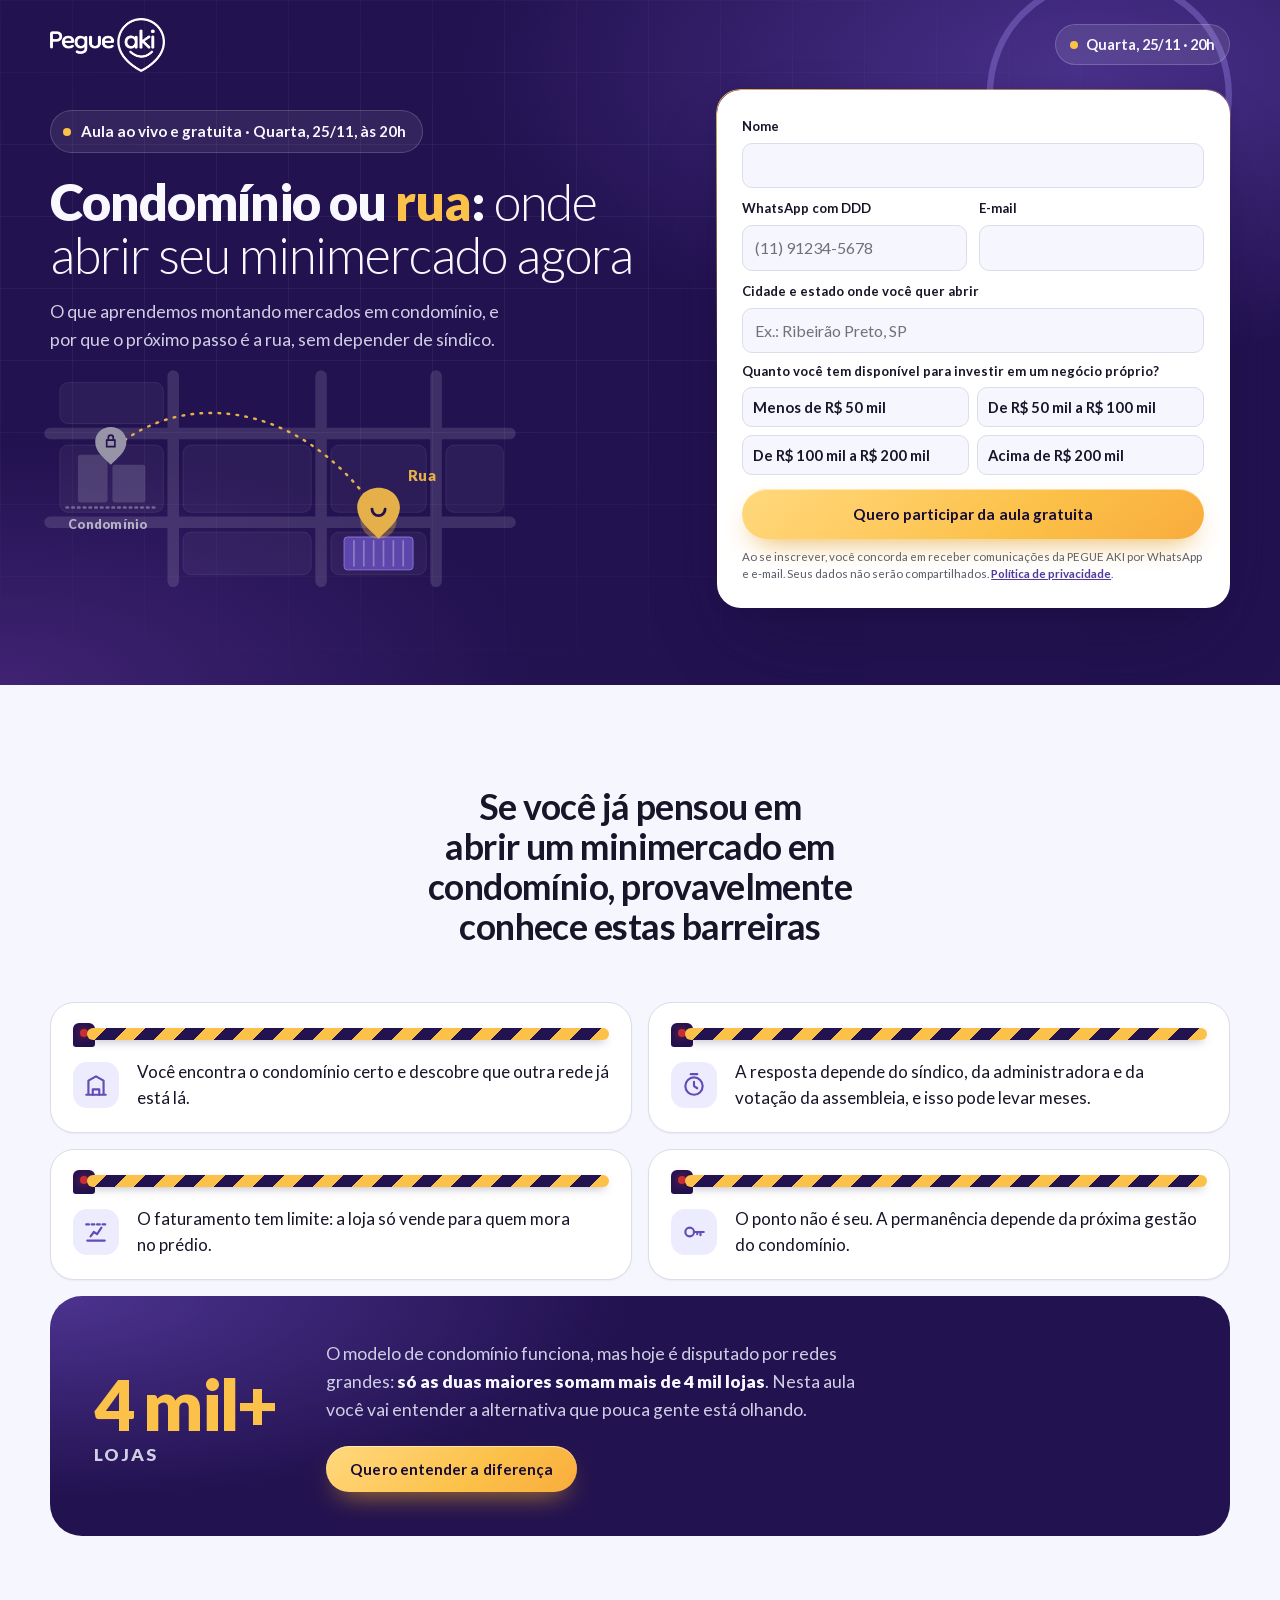
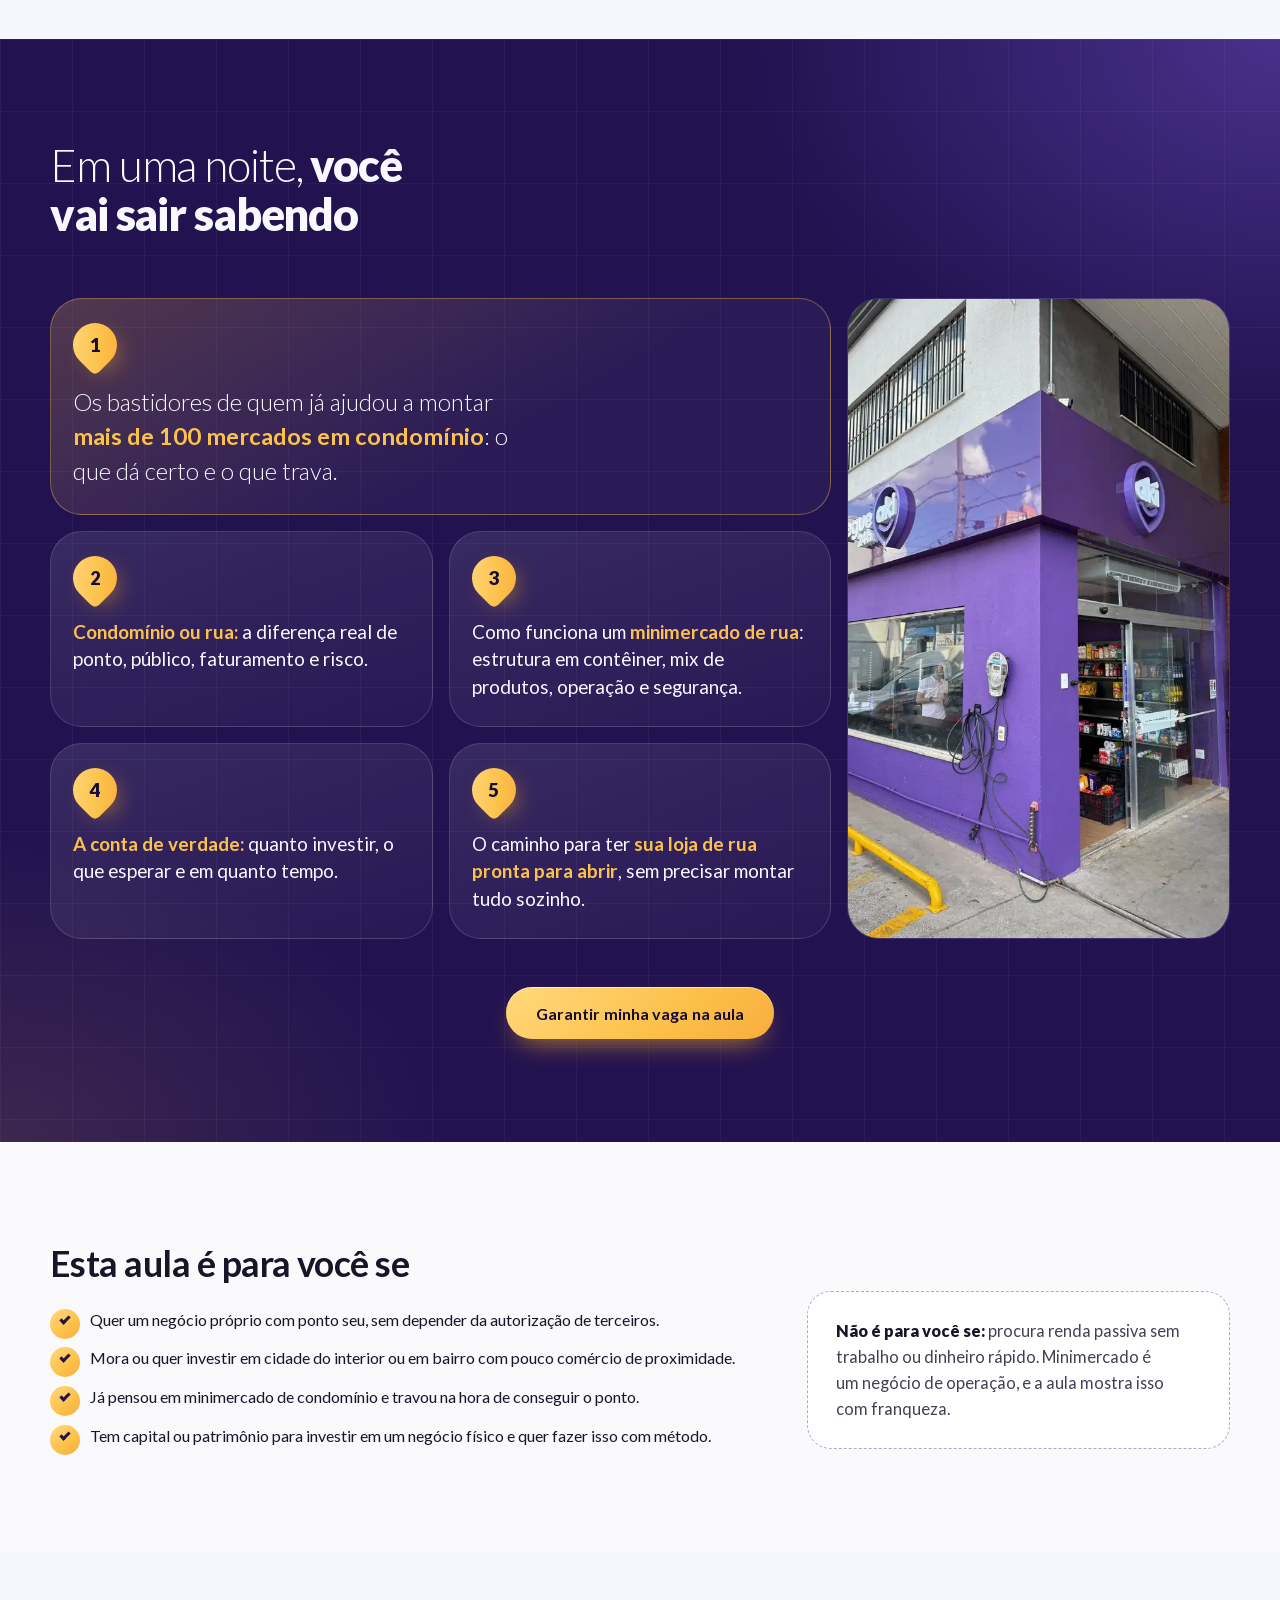
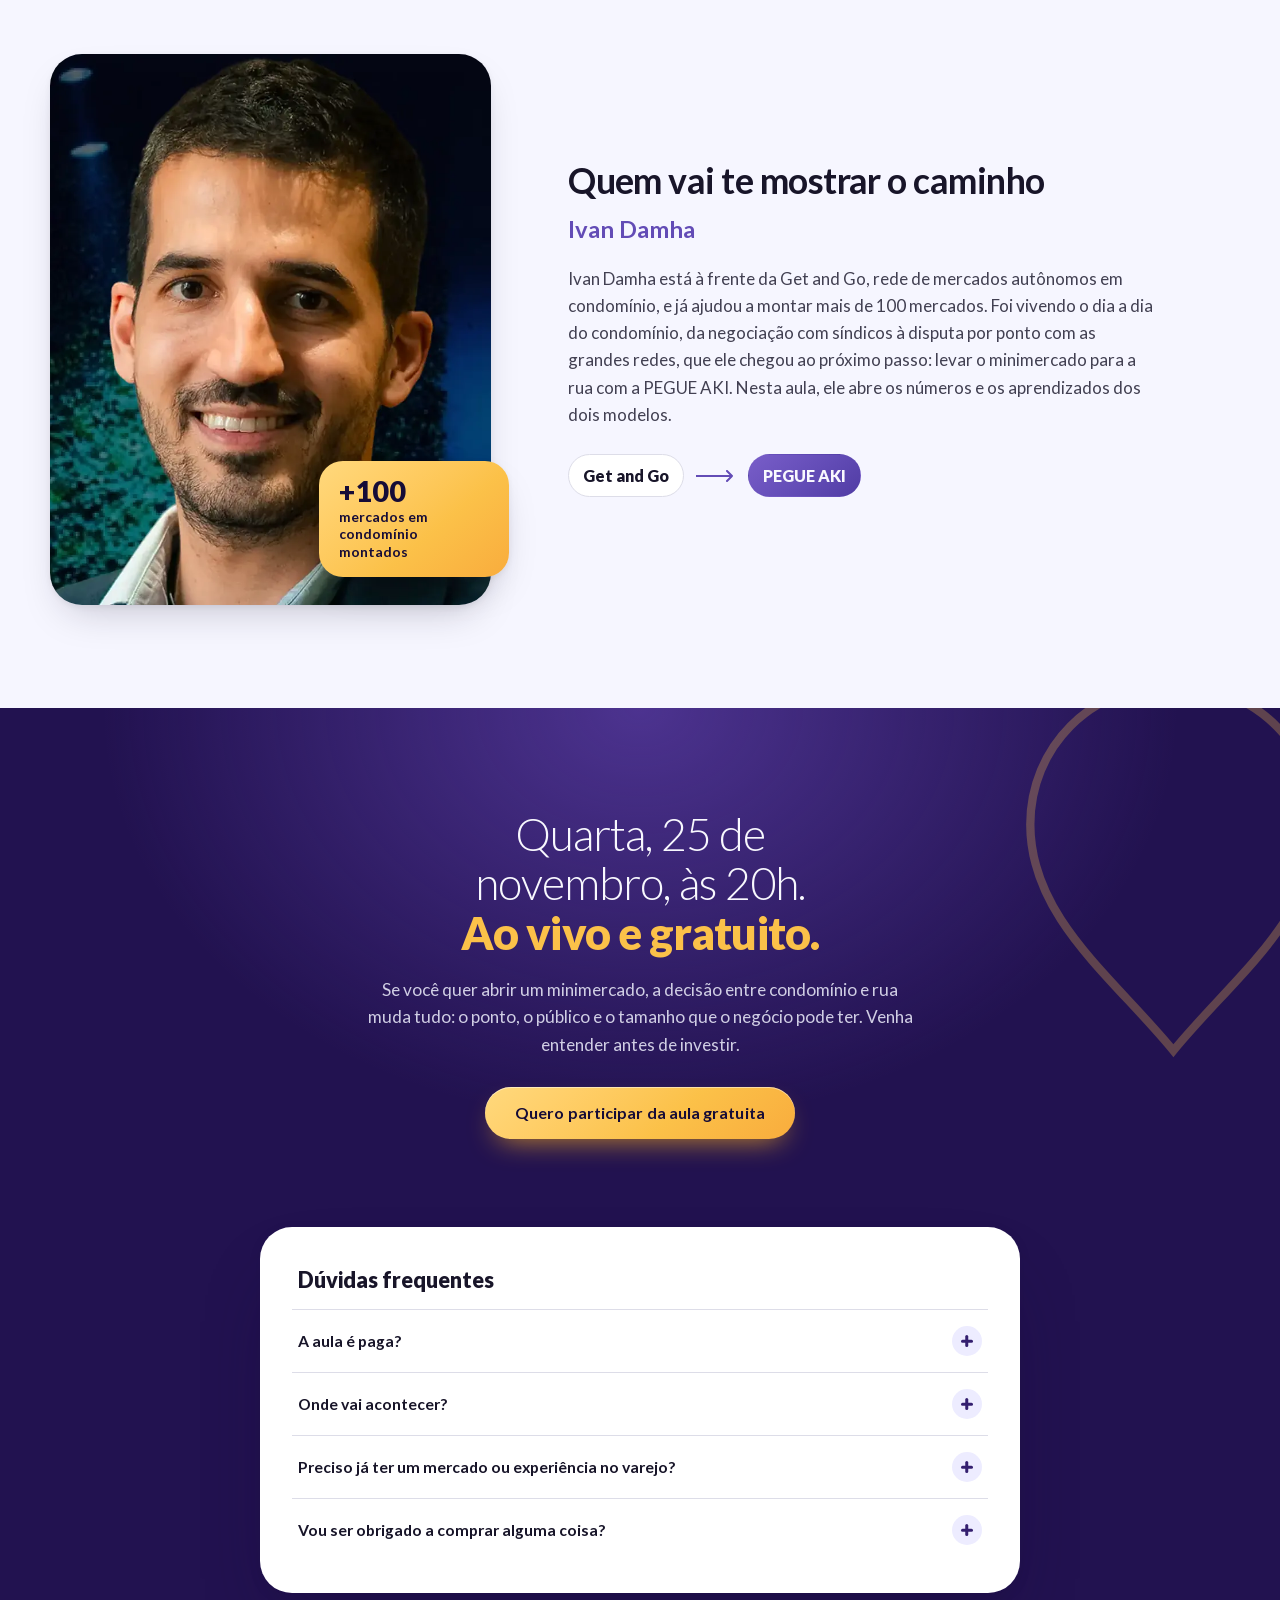
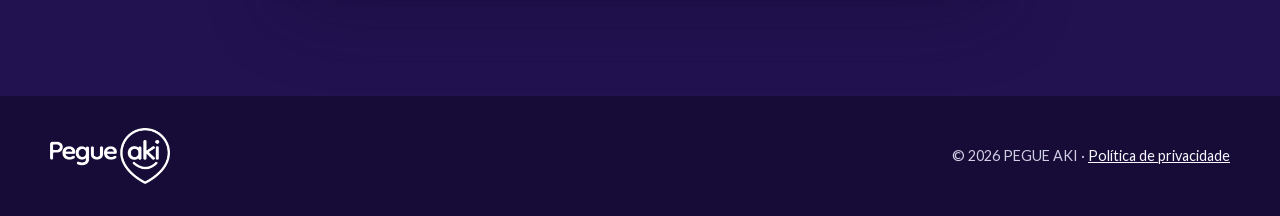
<file: index.html>
<!doctype html>
<html lang="pt-BR">
<head>
  <meta charset="utf-8">
  <meta name="viewport" content="width=device-width, initial-scale=1">
  <title>Aula PEGUE AKI</title>
  <meta name="robots" content="noindex">
  <meta property="og:title" content="Condomínio ou rua: onde abrir seu minimercado agora">
  <meta property="og:description" content="Aula ao vivo e gratuita · Quarta, 25/11, às 20h, com Ivan Damha.">
  <meta property="og:type" content="website">
  <meta property="og:url" content="https://lp.pegueaki.com/aula-nov26/">
  <meta property="og:image" content="https://lp.pegueaki.com/assets/img/og-aula-nov26.jpg">
  <meta property="og:image:width" content="1200">
  <meta property="og:image:height" content="630">
  <meta name="twitter:card" content="summary_large_image">
  <link rel="canonical" href="https://lp.pegueaki.com/aula-nov26/">
  <meta http-equiv="refresh" content="0; url=/aula-nov26/">
  <script>location.replace('/aula-nov26/' + location.search + location.hash);</script>
</head>
<body style="background:#2b1b5e;color:#fff;font-family:system-ui,sans-serif">
  <p><a href="/aula-nov26/" style="color:#fff">Ir para a página da aula</a></p>
</body>
</html>
</file>
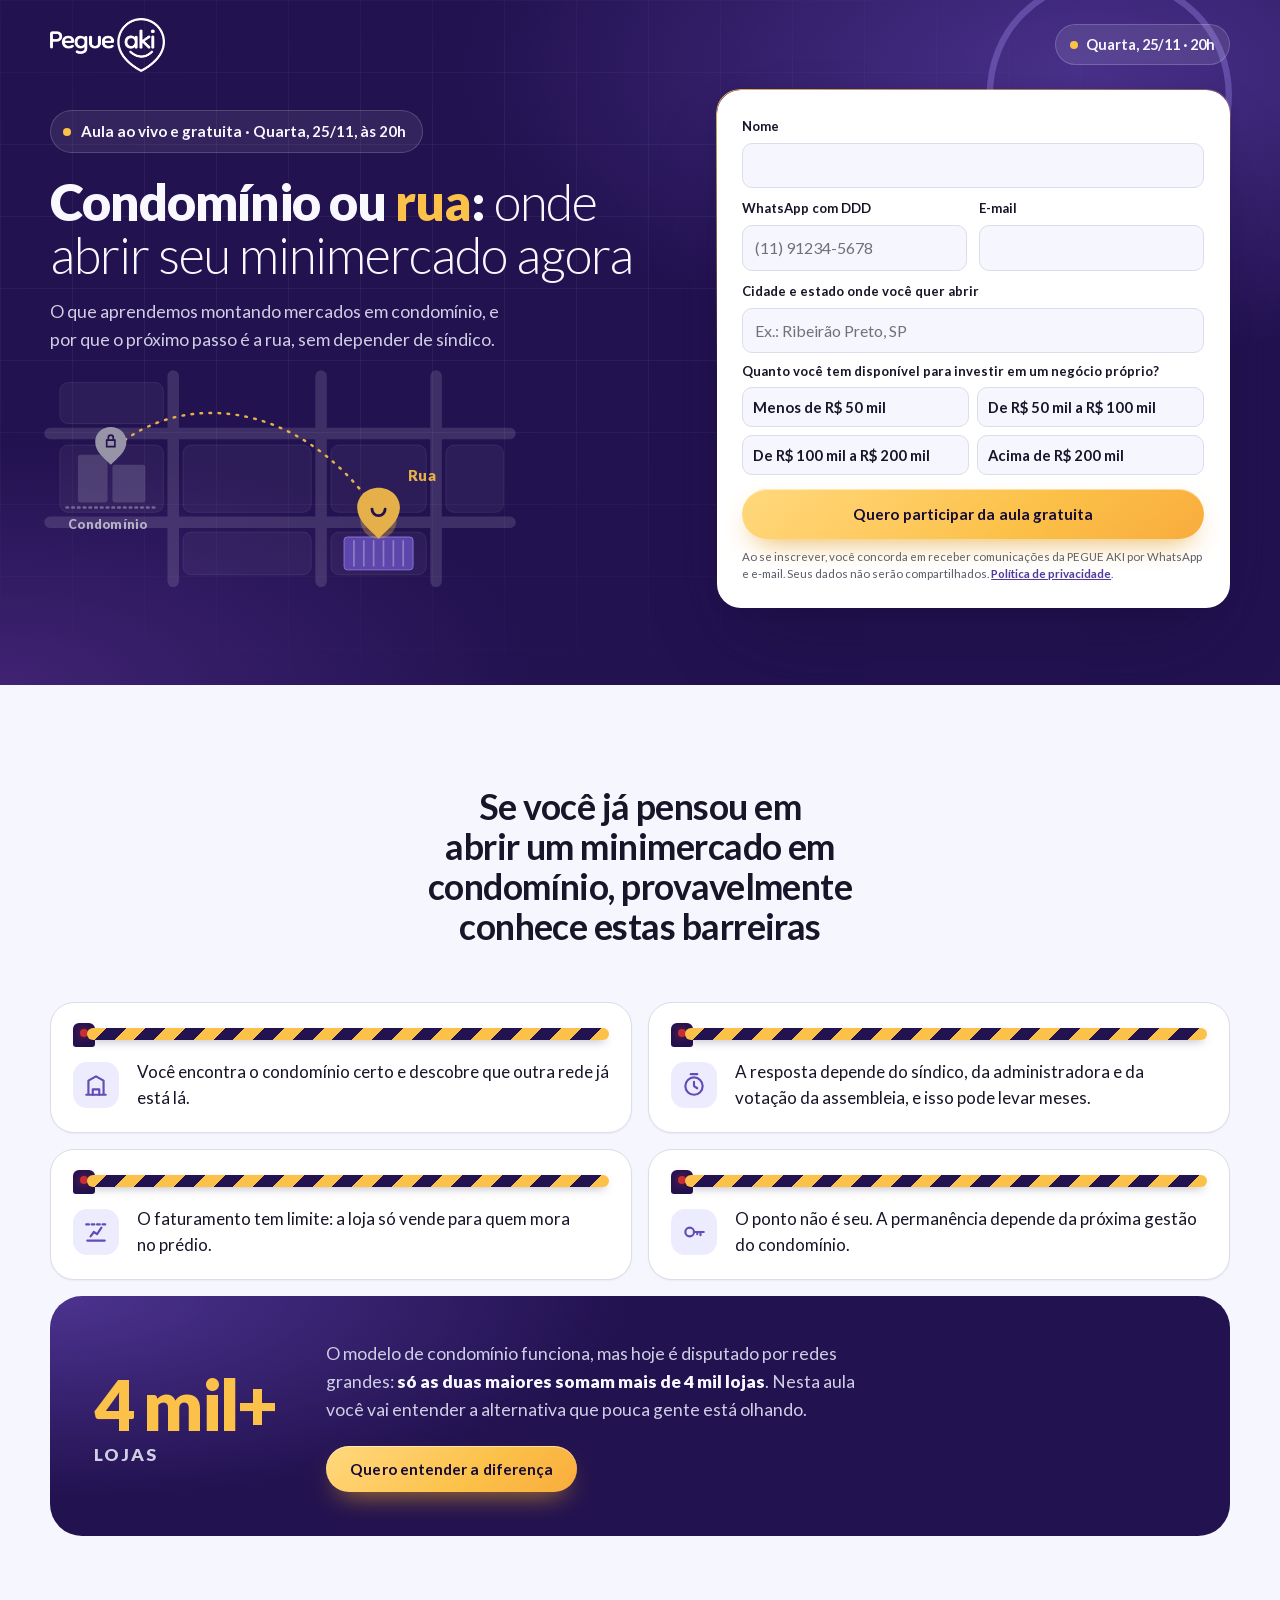
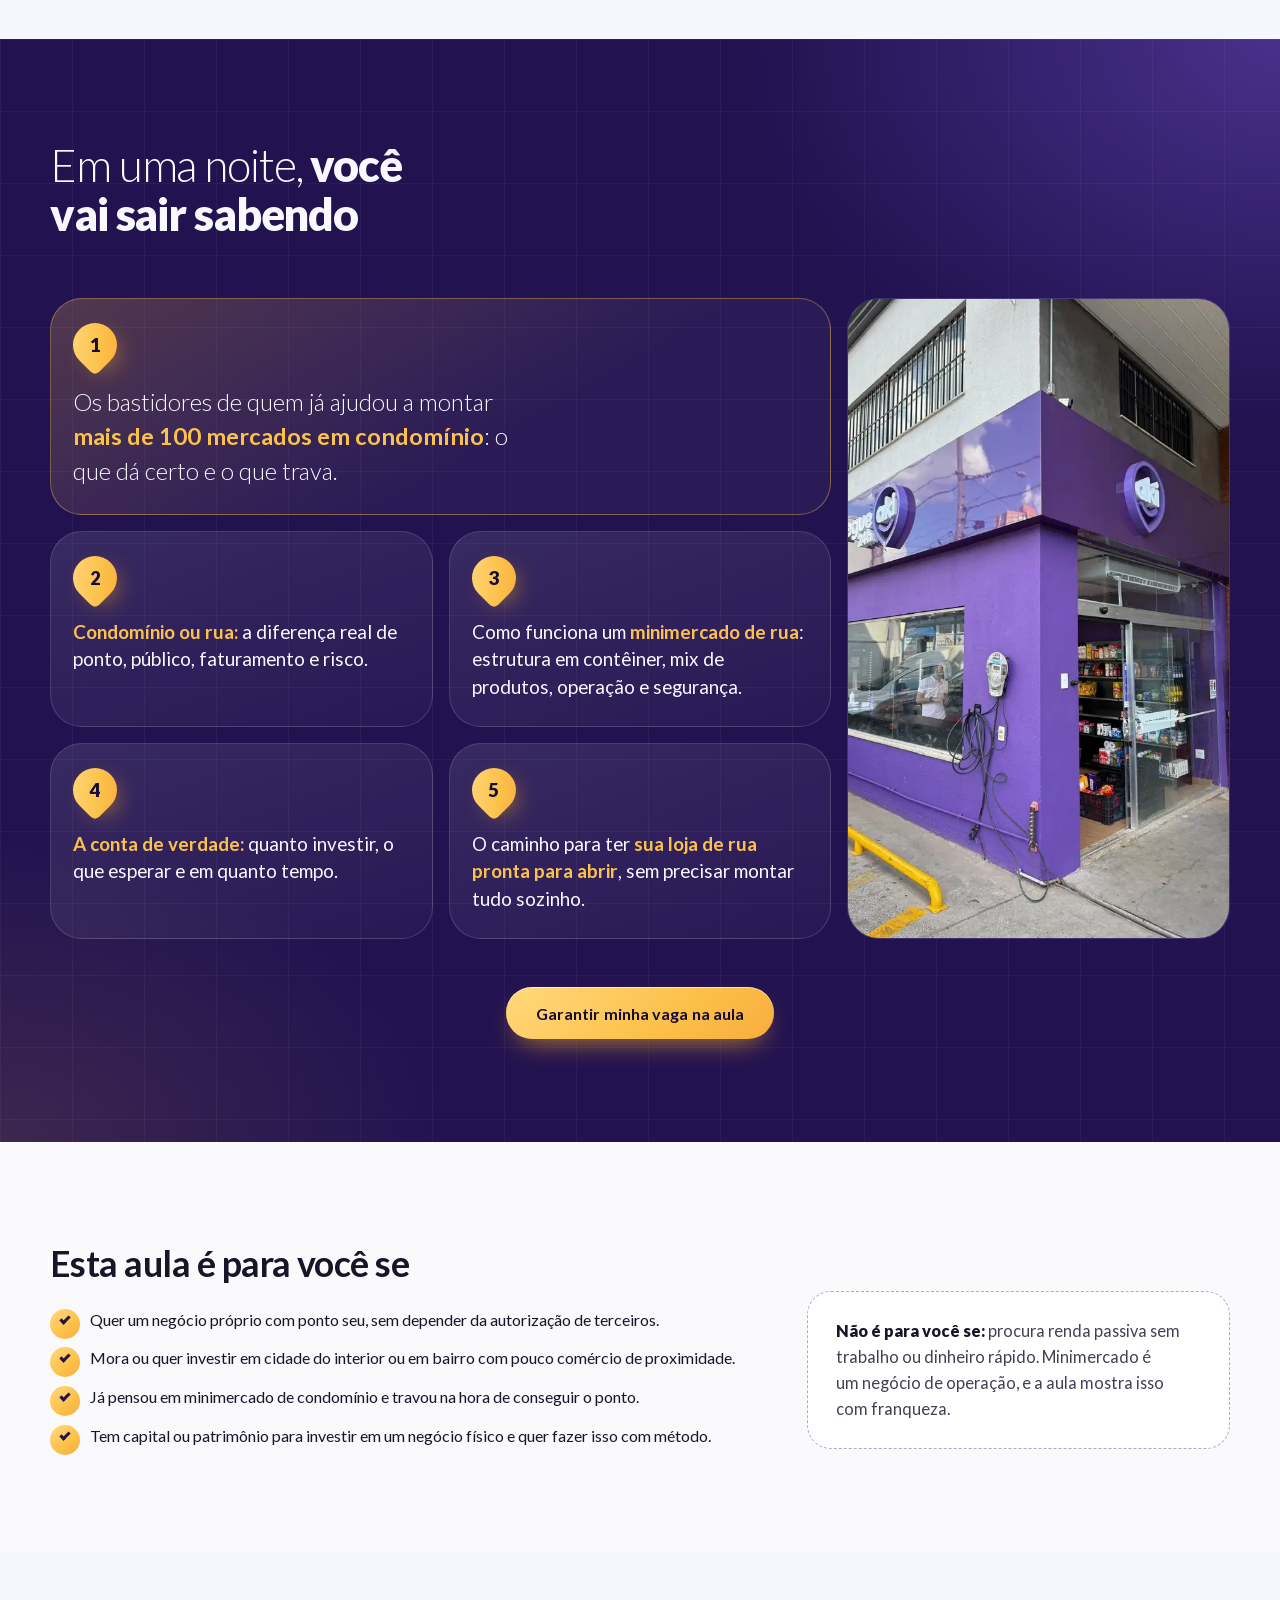
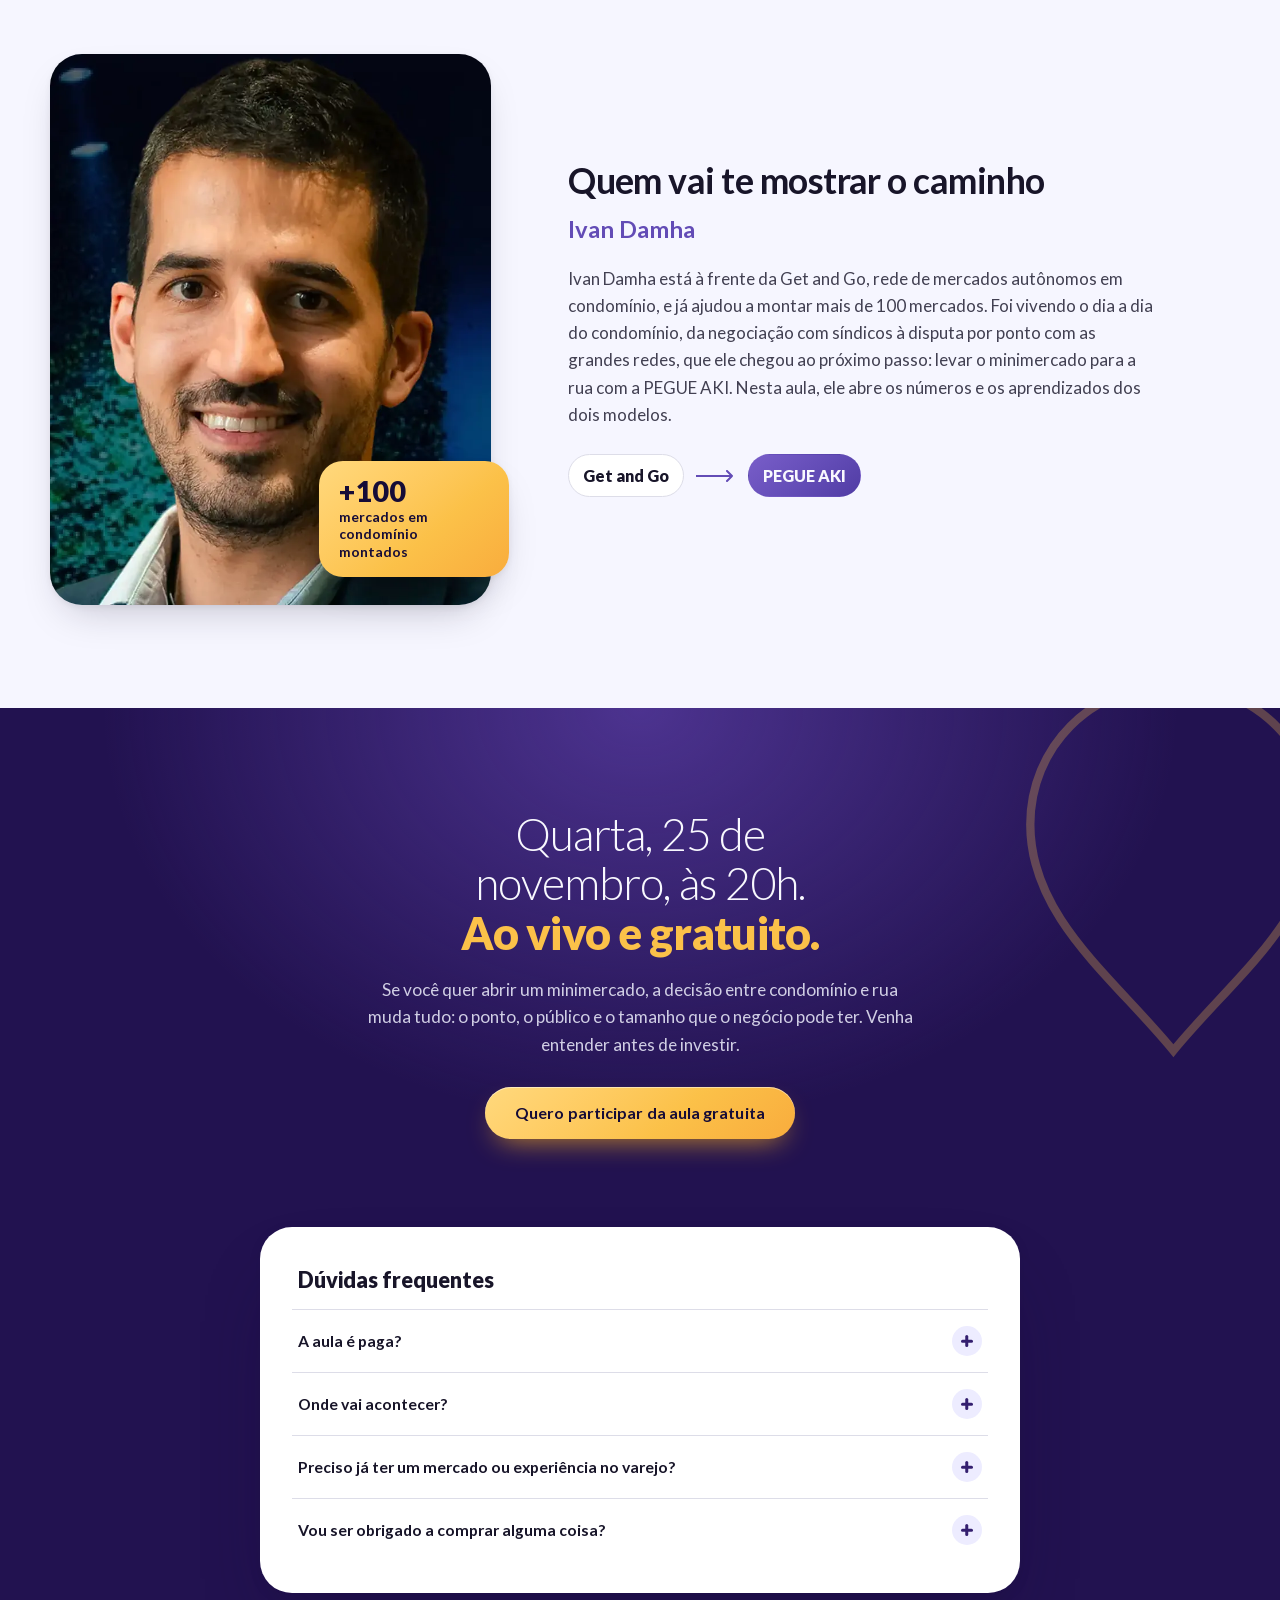
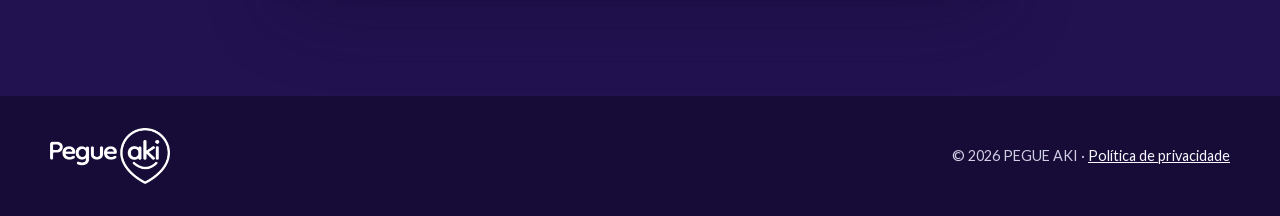
<file: aula-nov26/index.html>
<!doctype html>
<html lang="pt-BR">
<head>
  <meta charset="utf-8">
  <meta name="viewport" content="width=device-width, initial-scale=1, viewport-fit=cover">
  <!-- Google Tag Manager (geral) -->
  <script>(function(w,d,s,l,i){w[l]=w[l]||[];w[l].push({'gtm.start':new Date().getTime(),event:'gtm.js'});var f=d.getElementsByTagName(s)[0],j=d.createElement(s),dl=l!='dataLayer'?'&l='+l:'';j.async=true;j.src='https://www.googletagmanager.com/gtm.js?id='+i+dl;f.parentNode.insertBefore(j,f);})(window,document,'script','dataLayer','GTM-KDKF6NZT');</script>
  <!-- Google Tag Manager (GA4 G-EKSY8RFC3J) -->
  <script>(function(w,d,s,l,i){w[l]=w[l]||[];w[l].push({'gtm.start':new Date().getTime(),event:'gtm.js'});var f=d.getElementsByTagName(s)[0],j=d.createElement(s),dl=l!='dataLayer'?'&l='+l:'';j.async=true;j.src='https://www.googletagmanager.com/gtm.js?id='+i+dl;f.parentNode.insertBefore(j,f);})(window,document,'script','dataLayer','GTM-KSHHV5LJ');</script>
  <!-- Meta Pixel (2 pixels) -->
  <script>
  !function(f,b,e,v,n,t,s){if(f.fbq)return;n=f.fbq=function(){n.callMethod?n.callMethod.apply(n,arguments):n.queue.push(arguments)};if(!f._fbq)f._fbq=n;n.push=n;n.loaded=!0;n.version='2.0';n.queue=[];t=b.createElement(e);t.async=!0;t.src=v;s=b.getElementsByTagName(e)[0];s.parentNode.insertBefore(t,s)}(window,document,'script','https://connect.facebook.net/en_US/fbevents.js');
  fbq('init', '1484844383560878'); // Pixel 1 (BM)
  fbq('init', '1923075075332036'); // Pixel 2 (BM)
  // os eventos abaixo vão uma vez para cada pixel, sem duplicar
  fbq('track', 'PageView');
  </script>
  <!-- Fim dos códigos de rastreamento -->
  <title>Condomínio ou rua: onde abrir seu minimercado agora · Aula gratuita PEGUE AKI</title>
  <meta name="description" content="Aula ao vivo e gratuita com Ivan Damha, quarta, 25/11, às 20h: o que aprendemos montando mercados em condomínio, e por que o próximo passo é a rua, sem depender de síndico.">
  <meta name="theme-color" content="#2b1b5e">
  <meta property="og:title" content="Condomínio ou rua: onde abrir seu minimercado agora">
  <meta property="og:description" content="Aula ao vivo e gratuita · Quarta, 25/11, às 20h, com Ivan Damha.">
  <meta property="og:type" content="website">
  <meta property="og:url" content="https://lp.pegueaki.com/aula-nov26/">
  <meta property="og:site_name" content="PEGUE AKI">
  <meta property="og:locale" content="pt_BR">
  <meta property="og:image" content="https://lp.pegueaki.com/assets/img/og-aula-nov26.jpg">
  <meta property="og:image:width" content="1200">
  <meta property="og:image:height" content="630">
  <meta property="og:image:alt" content="Aula ao vivo e gratuita: Condomínio ou rua, com Ivan Damha, quarta 25/11 às 20h">
  <meta name="twitter:card" content="summary_large_image">
  <link rel="canonical" href="https://lp.pegueaki.com/aula-nov26/">
  <link rel="icon" href="../favicon.png" type="image/png">
  <link rel="preload" href="../assets/fonts/lato-900.woff2" as="font" type="font/woff2" crossorigin>
  <link rel="preload" href="../assets/fonts/lato-300.woff2" as="font" type="font/woff2" crossorigin>
  <link rel="stylesheet" href="../assets/css/style.css?v=4">
  <script>document.documentElement.classList.add('js');</script>
</head>
<body>
  <noscript><iframe src="https://www.googletagmanager.com/ns.html?id=GTM-KDKF6NZT" height="0" width="0" style="display:none;visibility:hidden"></iframe></noscript>
  <noscript><iframe src="https://www.googletagmanager.com/ns.html?id=GTM-KSHHV5LJ" height="0" width="0" style="display:none;visibility:hidden"></iframe></noscript>
  <noscript><img height="1" width="1" style="display:none" alt="" src="https://www.facebook.com/tr?id=1484844383560878&amp;ev=PageView&amp;noscript=1"></noscript>
  <noscript><img height="1" width="1" style="display:none" alt="" src="https://www.facebook.com/tr?id=1923075075332036&amp;ev=PageView&amp;noscript=1"></noscript>
  <a class="skip" href="#inscricao">Pular para a inscrição</a>

  <header class="top">
    <div class="wrap top__in">
      <img class="top__logo" src="../assets/img/logo-branco.webp" alt="PEGUE AKI" width="220" height="103">
      <p class="top__date"><span class="live-dot" aria-hidden="true"></span>Quarta, 25/11 · 20h</p>
    </div>
  </header>

  <main>
    <!-- ============ 1 · TOPO ============ -->
    <section class="hero" aria-labelledby="hero-title">
      <svg class="hero__pins" aria-hidden="true" viewBox="0 0 1200 800" preserveAspectRatio="xMidYMid slice">
        <path class="ghost-pin" d="M1040 60c66 0 112 48 112 108 0 70-62 116-112 170-50-54-112-100-112-170 0-60 46-108 112-108z"/>
      </svg>
      <div class="wrap hero__in">
        <div class="hero__copy">
          <p class="eyebrow"><span class="live-dot" aria-hidden="true"></span>Aula ao vivo e gratuita · Quarta, 25/11, às 20h</p>
          <h1 class="hero__title" id="hero-title"><b>Condomínio ou <span class="hl">rua</span>:</b> onde abrir seu minimercado agora</h1>
          <p class="hero__sub">O que aprendemos montando mercados em condomínio, e por que o próximo passo é a rua, sem depender de síndico.</p>

          <div class="countdown" data-countdown aria-live="off" hidden>
            <div class="countdown__cell"><b data-cd="d">0</b><span>dias</span></div>
            <div class="countdown__cell"><b data-cd="h">00</b><span>horas</span></div>
            <div class="countdown__cell"><b data-cd="m">00</b><span>min</span></div>
            <p class="countdown__live" data-cd-live hidden><span class="live-dot" aria-hidden="true"></span>Ao vivo agora</p>
          </div>

          <!-- mapa: do condomínio para a rua -->
          <svg class="map" viewBox="0 0 560 250" role="img" aria-label="Ilustração: o pin sai do condomínio e vai para a rua">
            <g class="map__streets">
              <path d="M0 70H560M0 178H560M150 0V250M330 0V250M470 0V250"/>
            </g>
            <g class="map__blocks">
              <rect x="12" y="84" width="126" height="82" rx="10"/>
              <rect x="162" y="84" width="156" height="82" rx="10"/>
              <rect x="342" y="84" width="116" height="82" rx="10"/>
              <rect x="482" y="84" width="70" height="82" rx="10"/>
              <rect x="12" y="8" width="126" height="50" rx="10"/>
              <rect x="342" y="190" width="116" height="52" rx="10"/>
              <rect x="162" y="190" width="156" height="52" rx="10"/>
            </g>
            <!-- condomínio: prédio com portaria -->
            <g class="map__condo">
              <rect x="34" y="96" width="36" height="58" rx="3"/>
              <rect x="76" y="108" width="40" height="46" rx="3"/>
              <path class="map__fence" d="M20 160H130"/>
            </g>
            <!-- loja de rua: contêiner -->
            <g class="map__store">
              <rect x="358" y="196" width="84" height="40" rx="4"/>
              <path d="M370 200v32M382 200v32M394 200v32M406 200v32M418 200v32M430 200v32"/>
            </g>
            <path class="map__route" d="M74 92 C 150 20, 300 20, 400 168"/>
            <g class="map__pin map__pin--condo" transform="translate(74 92)">
              <path d="M0-30c11 0 19 8 19 18 0 12-10 19-19 28-9-9-19-16-19-28 0-10 8-18 19-18z"/>
              <path class="map__lock" d="M-5-14h10v8h-10zM-3-14v-3a3 3 0 0 1 6 0v3"/>
            </g>
            <g class="map__pin map__pin--rua" transform="translate(400 176)">
              <circle class="map__pulse" r="22"/>
              <path d="M0-40c15 0 26 11 26 24 0 16-14 26-26 38-12-12-26-22-26-38 0-13 11-24 26-24z"/>
              <path class="map__smile" d="M-8-14a8 8 0 0 0 16 0"/>
            </g>
            <text class="map__label" x="22" y="186">Condomínio</text>
            <text class="map__label map__label--rua" x="436" y="128">Rua</text>
          </svg>
        </div>

        <!-- formulário -->
        <div class="form-card" id="inscricao">
          <form class="form" data-form novalidate>
            <div class="field">
              <label for="f-nome">Nome</label>
              <input id="f-nome" name="nome" type="text" autocomplete="name" required minlength="2" enterkeyhint="next">
              <p class="field__err" id="e-nome">Escreva seu nome.</p>
            </div>
            <div class="field field--half">
              <label for="f-whats">WhatsApp com DDD</label>
              <input id="f-whats" name="whatsapp" type="tel" inputmode="tel" autocomplete="tel-national" placeholder="(11) 91234-5678" required data-mask="phone" enterkeyhint="next">
              <p class="field__err" id="e-whats">Informe o WhatsApp com DDD, só números.</p>
            </div>
            <div class="field field--half">
              <label for="f-email">E-mail</label>
              <input id="f-email" name="email" type="email" inputmode="email" autocomplete="email" required enterkeyhint="next">
              <p class="field__err" id="e-email">Confira o e-mail: falta o @ ou o domínio.</p>
            </div>
            <div class="field">
              <label for="f-cidade">Cidade e estado onde você quer abrir</label>
              <input id="f-cidade" name="cidade" type="text" autocomplete="address-level2" placeholder="Ex.: Ribeirão Preto, SP" required minlength="3" enterkeyhint="next">
              <p class="field__err" id="e-cidade">Diga a cidade e o estado.</p>
            </div>
            <fieldset class="field field--radio">
              <legend>Quanto você tem disponível para investir em um negócio próprio?</legend>
              <div class="choices">
                <label class="choice"><input type="radio" name="investimento" value="Menos de R$ 50 mil" required><span>Menos de R$ 50 mil</span></label>
                <label class="choice"><input type="radio" name="investimento" value="De R$ 50 mil a R$ 100 mil"><span>De R$ 50 mil a R$ 100 mil</span></label>
                <label class="choice"><input type="radio" name="investimento" value="De R$ 100 mil a R$ 200 mil"><span>De R$ 100 mil a R$ 200 mil</span></label>
                <label class="choice"><input type="radio" name="investimento" value="Acima de R$ 200 mil"><span>Acima de R$ 200 mil</span></label>
              </div>
              <p class="field__err" id="e-inv">Escolha uma faixa.</p>
            </fieldset>
            <button class="btn btn--sun btn--block" type="submit" data-submit>
              <span class="btn__label">Quero participar da aula gratuita</span>
              <span class="btn__spin" aria-hidden="true"></span>
            </button>
            <p class="form__legal">Ao se inscrever, você concorda em receber comunicações da PEGUE AKI por WhatsApp e e-mail. Seus dados não serão compartilhados. <a href="https://pegueaki.com/privacy-policy/" target="_blank" rel="noopener">Política de privacidade</a>.</p>
            <p class="form__status" data-status role="status" aria-live="polite"></p>
          </form>
        </div>
      </div>
    </section>

    <!-- ============ 2 · IDENTIFICAÇÃO ============ -->
    <section class="pain section" aria-labelledby="pain-title">
      <div class="wrap">
        <h2 class="h2 pain__title" id="pain-title" data-reveal>Se você já pensou em abrir um minimercado em condomínio, provavelmente conhece estas barreiras</h2>
        <ul class="gates" data-reveal-list>
          <li class="gate">
            <span class="gate__bar" aria-hidden="true"><i class="gate__post"></i><i class="gate__arm"></i></span>
            <span class="gate__ico" aria-hidden="true"><svg viewBox="0 0 24 24"><path d="M3 21h18M5 21V8l7-4 7 4v13"/><path d="M9 21v-5h6v5"/></svg></span>
            <p>Você encontra o condomínio certo e descobre que outra rede já está lá.</p>
          </li>
          <li class="gate">
            <span class="gate__bar" aria-hidden="true"><i class="gate__post"></i><i class="gate__arm"></i></span>
            <span class="gate__ico" aria-hidden="true"><svg viewBox="0 0 24 24"><circle cx="12" cy="13" r="8"/><path d="M12 9v4l3 2M9 2h6"/></svg></span>
            <p>A resposta depende do síndico, da administradora e da votação da assembleia, e isso pode levar meses.</p>
          </li>
          <li class="gate">
            <span class="gate__bar" aria-hidden="true"><i class="gate__post"></i><i class="gate__arm"></i></span>
            <span class="gate__ico" aria-hidden="true"><svg viewBox="0 0 24 24"><path d="M4 20h16"/><path d="M7 16l3-4 3 2 4-6"/><path d="M3 5h18" stroke-dasharray="2.5 2.5"/></svg></span>
            <p>O faturamento tem limite: a loja só vende para quem mora no prédio.</p>
          </li>
          <li class="gate">
            <span class="gate__bar" aria-hidden="true"><i class="gate__post"></i><i class="gate__arm"></i></span>
            <span class="gate__ico" aria-hidden="true"><svg viewBox="0 0 24 24"><circle cx="8" cy="12" r="4"/><path d="M12 12h9M18 12v3M15 12v2"/></svg></span>
            <p>O ponto não é seu. A permanência depende da próxima gestão do condomínio.</p>
          </li>
        </ul>

        <div class="pain__close" data-reveal>
          <p class="pain__stat" aria-hidden="true"><b>4 mil+</b><span>lojas</span></p>
          <div class="pain__closecopy">
            <p>O modelo de condomínio funciona, mas hoje é disputado por redes grandes: <strong>só as duas maiores somam mais de 4 mil lojas</strong>. Nesta aula você vai entender a alternativa que pouca gente está olhando.</p>
            <a class="btn btn--sun" href="#inscricao" data-to-form>Quero entender a diferença</a>
          </div>
        </div>
      </div>
    </section>

    <!-- ============ 3 · O QUE VOCÊ VAI VER ============ -->
    <section class="agenda section" aria-labelledby="agenda-title">
      <div class="wrap">
        <h2 class="agenda__title" id="agenda-title" data-reveal>Em uma noite, <b>você vai sair sabendo</b></h2>
        <ol class="learn" data-reveal-list>
          <li class="learn__item"><span class="learn__n" aria-hidden="true">1</span><p>Os bastidores de quem já ajudou a montar <strong>mais de 100 mercados em condomínio</strong>: o que dá certo e o que trava.</p></li>
          <li class="learn__item"><span class="learn__n" aria-hidden="true">2</span><p><strong>Condomínio ou rua:</strong> a diferença real de ponto, público, faturamento e risco.</p></li>
          <li class="learn__item"><span class="learn__n" aria-hidden="true">3</span><p>Como funciona um <strong>minimercado de rua</strong>: estrutura em contêiner, mix de produtos, operação e segurança.</p></li>
          <li class="learn__item"><span class="learn__n" aria-hidden="true">4</span><p><strong>A conta de verdade:</strong> quanto investir, o que esperar e em quanto tempo.</p></li>
          <li class="learn__item"><span class="learn__n" aria-hidden="true">5</span><p>O caminho para ter <strong>sua loja de rua pronta para abrir</strong>, sem precisar montar tudo sozinho.</p></li>
          <li class="learn__photo" aria-hidden="true"><img src="../assets/img/loja-esquina.webp" alt="" loading="lazy" decoding="async" width="760" height="1013"></li>
        </ol>
        <div class="agenda__cta" data-reveal>
          <a class="btn btn--sun btn--lg" href="#inscricao" data-to-form>Garantir minha vaga na aula</a>
        </div>
      </div>
    </section>

    <!-- ============ 4 · PARA QUEM É ============ -->
    <section class="fit section" aria-labelledby="fit-title">
      <div class="wrap fit__in">
        <div class="fit__yes">
          <h2 class="h2" id="fit-title" data-reveal>Esta aula é para você se</h2>
          <ul class="checks" data-reveal-list>
            <li>Quer um negócio próprio com ponto seu, sem depender da autorização de terceiros.</li>
            <li>Mora ou quer investir em cidade do interior ou em bairro com pouco comércio de proximidade.</li>
            <li>Já pensou em minimercado de condomínio e travou na hora de conseguir o ponto.</li>
            <li>Tem capital ou patrimônio para investir em um negócio físico e quer fazer isso com método.</li>
          </ul>
        </div>
        <aside class="fit__no" data-reveal>
          <p><strong>Não é para você se:</strong> procura renda passiva sem trabalho ou dinheiro rápido. Minimercado é um negócio de operação, e a aula mostra isso com franqueza.</p>
        </aside>
      </div>
    </section>

    <!-- ============ 5 · QUEM VAI APRESENTAR ============ -->
    <section class="host section" aria-labelledby="host-title">
      <div class="wrap host__in">
        <figure class="host__photo" data-reveal>
          <img src="../assets/img/ivan-damha.webp" alt="Ivan Damha, sorrindo, de blazer azul-marinho" loading="lazy" decoding="async" width="768" height="960">
          <figcaption class="host__badge"><b>+100</b><span>mercados em condomínio montados</span></figcaption>
        </figure>
        <div class="host__copy">
          <h2 class="h2" id="host-title" data-reveal>Quem vai te mostrar o caminho</h2>
          <p class="host__name" data-reveal>Ivan Damha</p>
          <p class="lede" data-reveal>Ivan Damha está à frente da Get and Go, rede de mercados autônomos em condomínio, e já ajudou a montar mais de 100 mercados. Foi vivendo o dia a dia do condomínio, da negociação com síndicos à disputa por ponto com as grandes redes, que ele chegou ao próximo passo: levar o minimercado para a rua com a PEGUE AKI. Nesta aula, ele abre os números e os aprendizados dos dois modelos.</p>
          <p class="host__path" data-reveal aria-label="Da Get and Go para a PEGUE AKI"><span>Get and Go</span><svg viewBox="0 0 40 12" aria-hidden="true"><path d="M0 6h36M31 1l5 5-5 5"/></svg><span class="is-next">PEGUE AKI</span></p>
        </div>
      </div>
    </section>

    <!-- ============ 6 · CHAMADA FINAL E DÚVIDAS ============ -->
    <section class="final" aria-labelledby="final-title">
      <svg class="final__pin" aria-hidden="true" viewBox="0 0 200 240"><path d="M100 10c50 0 86 38 86 84 0 56-50 92-86 136-36-44-86-80-86-136 0-46 36-84 86-84z"/></svg>
      <div class="wrap final__in">
        <h2 class="final__title" id="final-title" data-reveal>Quarta, 25 de novembro, às 20h. <b>Ao vivo e gratuito.</b></h2>
        <p class="final__text" data-reveal>Se você quer abrir um minimercado, a decisão entre condomínio e rua muda tudo: o ponto, o público e o tamanho que o negócio pode ter. Venha entender antes de investir.</p>
        <a class="btn btn--sun btn--lg" href="#inscricao" data-to-form data-reveal>Quero participar da aula gratuita</a>

        <div class="faq" data-reveal>
          <h3 class="faq__title">Dúvidas frequentes</h3>
          <details name="faq"><summary>A aula é paga?<span class="pm" aria-hidden="true"></span></summary><p>Não. A participação é gratuita.</p></details>
          <details name="faq"><summary>Onde vai acontecer?<span class="pm" aria-hidden="true"></span></summary><p>Online e ao vivo. O link de acesso é enviado no grupo de avisos do WhatsApp, que você recebe logo após a inscrição.</p></details>
          <details name="faq"><summary>Preciso já ter um mercado ou experiência no varejo?<span class="pm" aria-hidden="true"></span></summary><p>Não. A aula foi pensada para quem está avaliando abrir o primeiro minimercado e para quem já tentou o modelo de condomínio.</p></details>
          <details name="faq"><summary>Vou ser obrigado a comprar alguma coisa?<span class="pm" aria-hidden="true"></span></summary><p>Não. No final, apresentamos o modelo PEGUE AKI para quem quiser ir adiante, sem nenhuma obrigação.</p></details>
        </div>
      </div>
    </section>
  </main>

  <footer class="foot">
    <div class="wrap foot__in">
      <img src="../assets/img/logo-branco.webp" alt="PEGUE AKI" width="160" height="75" loading="lazy">
      <p>© 2026 PEGUE AKI · <a href="https://pegueaki.com/privacy-policy/" target="_blank" rel="noopener">Política de privacidade</a></p>
    </div>
  </footer>

  <div class="stickybar" data-sticky>
    <a class="btn btn--sun btn--block" href="#inscricao" data-to-form>Quero participar da aula gratuita</a>
  </div>

  <script src="../assets/js/config.js?v=4" defer></script>
  <script src="../assets/js/main.js?v=6" defer></script>
</body>
</html>
</file>
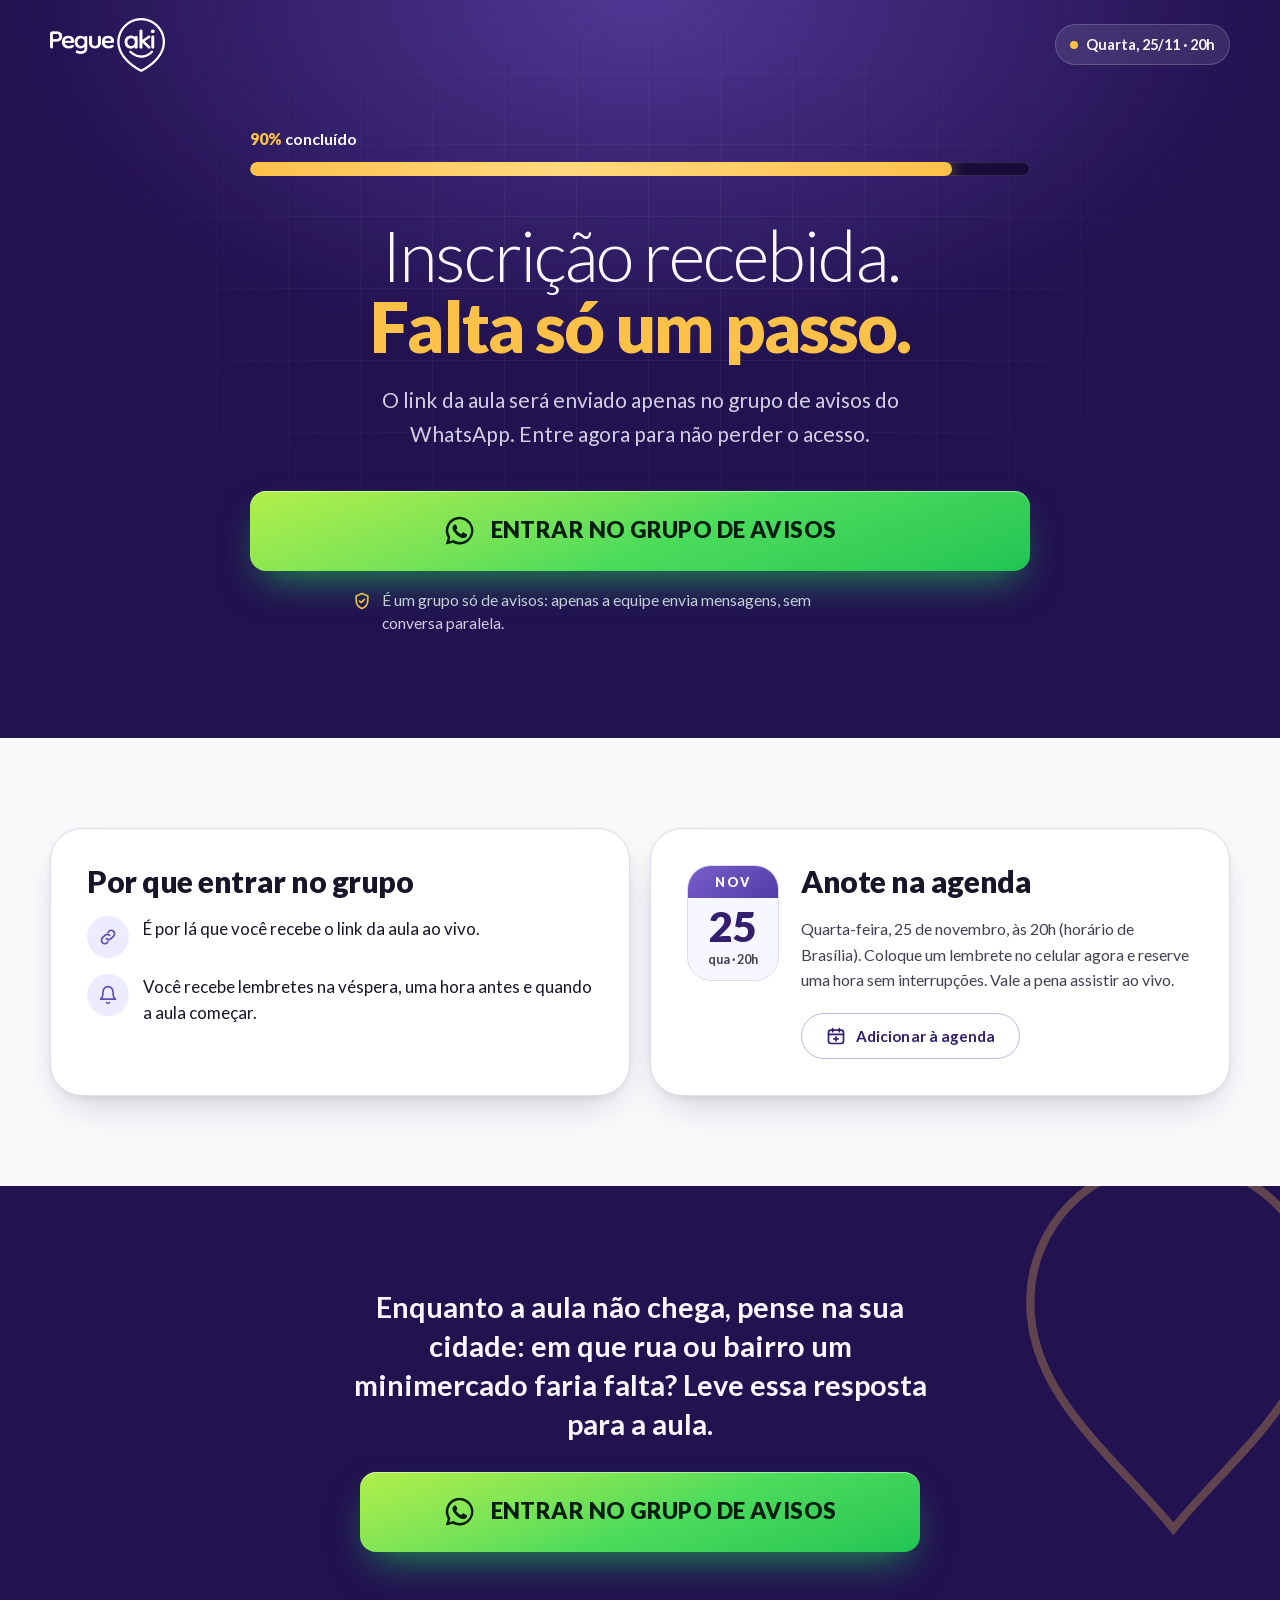
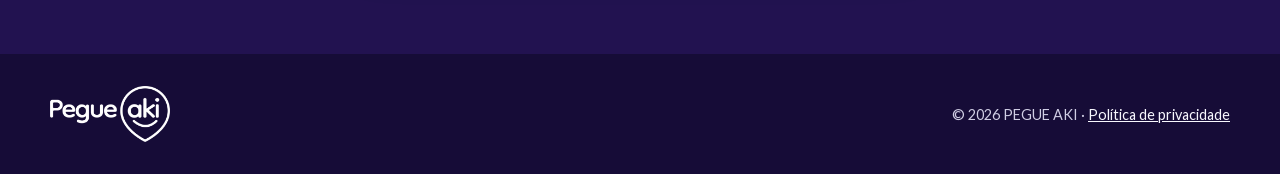
<file: aula-nov26/obrigado.html>
<!doctype html>
<html lang="pt-BR">
<head>
  <meta charset="utf-8">
  <meta name="viewport" content="width=device-width, initial-scale=1, viewport-fit=cover">
  <!-- Google Tag Manager (geral) -->
  <script>(function(w,d,s,l,i){w[l]=w[l]||[];w[l].push({'gtm.start':new Date().getTime(),event:'gtm.js'});var f=d.getElementsByTagName(s)[0],j=d.createElement(s),dl=l!='dataLayer'?'&l='+l:'';j.async=true;j.src='https://www.googletagmanager.com/gtm.js?id='+i+dl;f.parentNode.insertBefore(j,f);})(window,document,'script','dataLayer','GTM-KDKF6NZT');</script>
  <!-- Google Tag Manager (GA4 G-EKSY8RFC3J) -->
  <script>(function(w,d,s,l,i){w[l]=w[l]||[];w[l].push({'gtm.start':new Date().getTime(),event:'gtm.js'});var f=d.getElementsByTagName(s)[0],j=d.createElement(s),dl=l!='dataLayer'?'&l='+l:'';j.async=true;j.src='https://www.googletagmanager.com/gtm.js?id='+i+dl;f.parentNode.insertBefore(j,f);})(window,document,'script','dataLayer','GTM-KSHHV5LJ');</script>
  <!-- Meta Pixel (2 pixels) -->
  <script>
  !function(f,b,e,v,n,t,s){if(f.fbq)return;n=f.fbq=function(){n.callMethod?n.callMethod.apply(n,arguments):n.queue.push(arguments)};if(!f._fbq)f._fbq=n;n.push=n;n.loaded=!0;n.version='2.0';n.queue=[];t=b.createElement(e);t.async=!0;t.src=v;s=b.getElementsByTagName(e)[0];s.parentNode.insertBefore(t,s)}(window,document,'script','https://connect.facebook.net/en_US/fbevents.js');
  fbq('init', '1484844383560878'); // Pixel 1 (BM)
  fbq('init', '1923075075332036'); // Pixel 2 (BM)
  // os eventos abaixo vão uma vez para cada pixel, sem duplicar
  fbq('track', 'PageView');
  var paEid = null; try { paEid = sessionStorage.getItem('pa_event_id'); } catch (e) {}
  if (paEid) fbq('track', 'CompleteRegistration', {}, { eventID: paEid }); // mesmo id do envio pela API de Conversões
  else fbq('track', 'CompleteRegistration');
  </script>
  <!-- Fim dos códigos de rastreamento -->
  <title>Inscrição recebida · Aula PEGUE AKI</title>
  <meta name="robots" content="noindex">
  <meta name="theme-color" content="#2b1b5e">
  <link rel="icon" href="../favicon.png" type="image/png">
  <link rel="preload" href="../assets/fonts/lato-900.woff2" as="font" type="font/woff2" crossorigin>
  <link rel="stylesheet" href="../assets/css/style.css?v=4">
  <script>document.documentElement.classList.add('js');</script>
</head>
<body class="thanks">
  <noscript><iframe src="https://www.googletagmanager.com/ns.html?id=GTM-KDKF6NZT" height="0" width="0" style="display:none;visibility:hidden"></iframe></noscript>
  <noscript><iframe src="https://www.googletagmanager.com/ns.html?id=GTM-KSHHV5LJ" height="0" width="0" style="display:none;visibility:hidden"></iframe></noscript>
  <noscript><img height="1" width="1" style="display:none" alt="" src="https://www.facebook.com/tr?id=1484844383560878&amp;ev=PageView&amp;noscript=1"></noscript>
  <noscript><img height="1" width="1" style="display:none" alt="" src="https://www.facebook.com/tr?id=1923075075332036&amp;ev=PageView&amp;noscript=1"></noscript>
  <noscript><img height="1" width="1" style="display:none" alt="" src="https://www.facebook.com/tr?id=1484844383560878&amp;ev=CompleteRegistration&amp;noscript=1"></noscript>
  <noscript><img height="1" width="1" style="display:none" alt="" src="https://www.facebook.com/tr?id=1923075075332036&amp;ev=CompleteRegistration&amp;noscript=1"></noscript>
  <header class="top">
    <div class="wrap top__in">
      <a href="./"><img class="top__logo" src="../assets/img/logo-branco.webp" alt="PEGUE AKI" width="220" height="103"></a>
      <p class="top__date"><span class="live-dot" aria-hidden="true"></span>Quarta, 25/11 · 20h</p>
    </div>
  </header>

  <main>
    <!-- ============ Topo ============ -->
    <section class="ty-hero" aria-labelledby="ty-title">
      <div class="wrap ty-hero__in">
        <div class="ty-progress" role="progressbar" aria-valuemin="0" aria-valuemax="100" aria-valuenow="90" aria-label="Inscrição 90% concluída">
          <p class="ty-progress__label" aria-hidden="true"><b>90%</b> concluído</p>
          <div class="ty-progress__track"><span class="ty-progress__fill"></span></div>
        </div>
        <h1 class="ty-title" id="ty-title">Inscrição recebida. <b>Falta só um passo.</b></h1>
        <p class="ty-sub">O link da aula será enviado apenas no grupo de avisos do WhatsApp. Entre agora para não perder o acesso.</p>
        <a class="btn btn--zap btn--xl btn--wpp" href="#" data-group>
          <svg class="wpp" viewBox="0 0 24 24" aria-hidden="true"><path fill="currentColor" d="M12 2a10 10 0 0 0-8.6 15.1L2 22l5-1.3A10 10 0 1 0 12 2zm0 18.2a8.2 8.2 0 0 1-4.2-1.2l-.3-.2-3 .8.8-2.9-.2-.3A8.2 8.2 0 1 1 12 20.2zm4.5-6.1c-.2-.1-1.5-.7-1.7-.8s-.4-.1-.6.1-.7.8-.8 1-.3.2-.5.1a6.7 6.7 0 0 1-3.3-2.9c-.3-.4.2-.4.7-1.4.1-.2 0-.3 0-.4l-.8-1.8c-.2-.5-.4-.4-.6-.4h-.5a1 1 0 0 0-.7.3 3 3 0 0 0-.9 2.2 5.1 5.1 0 0 0 1.1 2.7 11.6 11.6 0 0 0 4.4 3.9c1.6.7 2.3.8 3.1.6a2.7 2.7 0 0 0 1.8-1.2 2.2 2.2 0 0 0 .1-1.3c0-.1-.2-.2-.4-.3z"/></svg>
          Entrar no grupo de avisos
        </a>
        <p class="ty-safe"><svg viewBox="0 0 24 24" aria-hidden="true"><path d="M12 3l7 3v5c0 4.6-3 8.4-7 10-4-1.6-7-5.4-7-10V6z"/><path d="M9 12l2 2 4-4"/></svg>É um grupo só de avisos: apenas a equipe envia mensagens, sem conversa paralela.</p>
      </div>
    </section>

    <!-- ============ Por que entrar no grupo ============ -->
    <section class="ty-why section" aria-labelledby="why-title">
      <div class="wrap ty-grid">
        <div class="ty-card">
          <h2 class="ty-h2" id="why-title">Por que entrar no grupo</h2>
          <ul class="ty-list">
            <li><span class="ty-list__ico" aria-hidden="true"><svg viewBox="0 0 24 24"><path d="M10 14a4 4 0 0 0 5.7 0l3-3a4 4 0 0 0-5.7-5.7l-1 1"/><path d="M14 10a4 4 0 0 0-5.7 0l-3 3a4 4 0 0 0 5.7 5.7l1-1"/></svg></span>É por lá que você recebe o link da aula ao vivo.</li>
            <li><span class="ty-list__ico" aria-hidden="true"><svg viewBox="0 0 24 24"><path d="M6 8a6 6 0 0 1 12 0c0 7 3 9 3 9H3s3-2 3-9"/><path d="M10.3 21a1.9 1.9 0 0 0 3.4 0"/></svg></span>Você recebe lembretes na véspera, uma hora antes e quando a aula começar.</li>
          </ul>
        </div>

        <!-- ============ Anote na agenda ============ -->
        <div class="ty-card ty-cal" aria-labelledby="cal-title">
          <div class="ty-cal__date" aria-hidden="true"><span class="ty-cal__m">nov</span><b>25</b><span class="ty-cal__w">qua · 20h</span></div>
          <div>
            <h2 class="ty-h2" id="cal-title">Anote na agenda</h2>
            <p class="ty-text">Quarta-feira, 25 de novembro, às 20h (horário de Brasília). Coloque um lembrete no celular agora e reserve uma hora sem interrupções. Vale a pena assistir ao vivo.</p>
            <a class="btn btn--ghost" data-calendar target="_blank" rel="noopener"
               href="https://calendar.google.com/calendar/render?action=TEMPLATE&amp;text=Aula%20ao%20vivo%20PEGUE%20AKI%3A%20Condom%C3%ADnio%20ou%20rua&amp;dates=20261125T230000Z%2F20261126T000000Z&amp;details=Aula%20ao%20vivo%20e%20gratuita%20com%20Ivan%20Damha.%20O%20link%20de%20acesso%20%C3%A9%20enviado%20no%20grupo%20de%20avisos%20do%20WhatsApp.">
              <svg viewBox="0 0 24 24" aria-hidden="true"><rect x="3" y="5" width="18" height="16" rx="3"/><path d="M3 10h18M8 3v4M16 3v4M12 13v5M9.5 15.5h5"/></svg>
              Adicionar à agenda
            </a>
          </div>
        </div>
      </div>
    </section>

    <!-- ============ Rodapé ============ -->
    <section class="ty-end" aria-label="Enquanto a aula não chega">
      <svg class="final__pin" aria-hidden="true" viewBox="0 0 200 240"><path d="M100 10c50 0 86 38 86 84 0 56-50 92-86 136-36-44-86-80-86-136 0-46 36-84 86-84z"/></svg>
      <div class="wrap ty-end__in">
        <p class="ty-end__text">Enquanto a aula não chega, pense na sua cidade: em que rua ou bairro um minimercado faria falta? Leve essa resposta para a aula.</p>
        <a class="btn btn--zap btn--xl btn--wpp" href="#" data-group>
          <svg class="wpp" viewBox="0 0 24 24" aria-hidden="true"><path fill="currentColor" d="M12 2a10 10 0 0 0-8.6 15.1L2 22l5-1.3A10 10 0 1 0 12 2zm0 18.2a8.2 8.2 0 0 1-4.2-1.2l-.3-.2-3 .8.8-2.9-.2-.3A8.2 8.2 0 1 1 12 20.2zm4.5-6.1c-.2-.1-1.5-.7-1.7-.8s-.4-.1-.6.1-.7.8-.8 1-.3.2-.5.1a6.7 6.7 0 0 1-3.3-2.9c-.3-.4.2-.4.7-1.4.1-.2 0-.3 0-.4l-.8-1.8c-.2-.5-.4-.4-.6-.4h-.5a1 1 0 0 0-.7.3 3 3 0 0 0-.9 2.2 5.1 5.1 0 0 0 1.1 2.7 11.6 11.6 0 0 0 4.4 3.9c1.6.7 2.3.8 3.1.6a2.7 2.7 0 0 0 1.8-1.2 2.2 2.2 0 0 0 .1-1.3c0-.1-.2-.2-.4-.3z"/></svg>
          Entrar no grupo de avisos
        </a>
      </div>
    </section>
  </main>

  <footer class="foot">
    <div class="wrap foot__in">
      <img src="../assets/img/logo-branco.webp" alt="PEGUE AKI" width="160" height="75" loading="lazy">
      <p>© 2026 PEGUE AKI · <a href="https://pegueaki.com/privacy-policy/" target="_blank" rel="noopener">Política de privacidade</a></p>
    </div>
  </footer>

  <script src="../assets/js/config.js?v=4" defer></script>
  <script src="../assets/js/main.js?v=6" defer></script>
</body>
</html>
</file>
<file: assets/css/style.css>
/* =========================================================
   PEGUE AKI · aula "Condomínio ou rua" — LP de captura
   Marca: roxo #634CB6, amarelo #FBC149, Lato, pin de localização.
   ========================================================= */

@font-face { font-family: "Lato"; src: url("../fonts/lato-300.woff2") format("woff2"); font-weight: 300; font-display: swap; }
@font-face { font-family: "Lato"; src: url("../fonts/lato-400.woff2") format("woff2"); font-weight: 400; font-display: swap; }
@font-face { font-family: "Lato"; src: url("../fonts/lato-700.woff2") format("woff2"); font-weight: 700; font-display: swap; }
@font-face { font-family: "Lato"; src: url("../fonts/lato-900.woff2") format("woff2"); font-weight: 900; font-display: swap; }
@font-face { font-family: "Lato Fallback"; src: local("Arial"), local("Helvetica"); size-adjust: 97%; ascent-override: 101%; descent-override: 22%; line-gap-override: 0%; }

:root {
  /* marca */
  --roxo: oklch(0.497 0.161 289);          /* #634CB6 */
  --roxo-600: oklch(0.43 0.155 289);
  --roxo-800: oklch(0.32 0.13 289);
  --roxo-900: oklch(0.25 0.105 288);       /* fundo das faixas escuras */
  --roxo-950: oklch(0.2 0.08 288);
  --roxo-100: oklch(0.95 0.025 289);
  --roxo-50: oklch(0.975 0.012 289);
  --sol: oklch(0.843 0.148 82);            /* #FBC149 */
  --sol-hi: oklch(0.9 0.12 86);
  --grad-roxo: linear-gradient(140deg, oklch(0.56 0.16 292), var(--roxo) 55%, oklch(0.44 0.16 287));
  --grad-sol: linear-gradient(140deg, var(--sol-hi), var(--sol) 60%, oklch(0.8 0.15 72));

  /* neutros (puxados para o roxo) */
  --ink: oklch(0.21 0.04 289);
  --ink-2: oklch(0.38 0.03 289);
  --muted: oklch(0.47 0.025 289);
  --bg: oklch(0.985 0.005 289);
  --surface: oklch(1 0 0);
  --line: oklch(0.9 0.015 289);
  --on-dark: oklch(0.98 0.008 289);
  --on-dark-2: oklch(0.86 0.03 289);
  --err: oklch(0.55 0.19 25);

  --font: "Lato", "Lato Fallback", system-ui, -apple-system, "Segoe UI", sans-serif;
  --gutter: clamp(16px, 4vw, 40px);
  --wrap: 1180px;
  --section: clamp(64px, 8vw, 112px);
  --r-sm: 10px; --r-md: 16px; --r-lg: 24px; --r-xl: 32px; --pill: 999px;
  --shadow-md: 0 2px 6px oklch(0.21 0.04 289 / 0.06), 0 18px 40px -16px oklch(0.21 0.04 289 / 0.25);
  --shadow-lg: 0 4px 12px oklch(0.2 0.08 288 / 0.12), 0 40px 80px -28px oklch(0.2 0.08 288 / 0.45);
  --ease-out: cubic-bezier(0.23, 1, 0.32, 1);
  --ease-expo: cubic-bezier(0.16, 1, 0.3, 1);
  --z-sticky: 50; --z-bar: 60;
  color-scheme: light;
}

*, *::before, *::after { box-sizing: border-box; }
html { -webkit-text-size-adjust: 100%; scroll-behavior: smooth; scroll-padding-top: 16px; }
body { margin: 0; background: var(--bg); color: var(--ink); font-family: var(--font); font-size: 1rem; line-height: 1.6; -webkit-font-smoothing: antialiased; overflow-x: clip; }
img { display: block; max-width: 100%; height: auto; }
h1, h2, h3 { margin: 0; text-wrap: balance; }
p { margin: 0; text-wrap: pretty; }
ul, ol { margin: 0; padding: 0; list-style: none; }
figure { margin: 0; }
a { color: inherit; }
button, input, select { font: inherit; color: inherit; }
strong, b { font-weight: 900; }
:focus-visible { outline: 3px solid var(--sol); outline-offset: 3px; border-radius: 6px; }
.skip { position: absolute; left: 16px; top: -60px; z-index: 100; background: var(--sol); color: var(--ink); padding: 10px 16px; border-radius: var(--r-sm); font-weight: 700; }
.skip:focus { top: 16px; }

.wrap { width: min(var(--wrap), 100% - 2 * var(--gutter)); margin-inline: auto; }
.section { padding-block: var(--section); }
.h2 { font-size: clamp(1.5rem, 1.1rem + 1.4vw, 2.25rem); font-weight: 700; line-height: 1.12; letter-spacing: -0.015em; }
.lede { font-size: clamp(0.98rem, 0.95rem + 0.15vw, 1.06rem); color: var(--ink-2); max-width: 60ch; }
.lede strong { color: var(--ink); }

/* ---------- botões ---------- */
.btn {
  display: inline-flex; align-items: center; justify-content: center; gap: 10px; position: relative;
  min-height: 46px; padding: 12px 24px; border-radius: var(--pill); border: 0; cursor: pointer;
  font-weight: 700; font-size: 0.95rem; letter-spacing: 0.005em; line-height: 1.2; text-align: center; text-decoration: none;
  transition: transform 160ms var(--ease-out), box-shadow 240ms var(--ease-out), filter 200ms ease;
  -webkit-tap-highlight-color: transparent;
}
.btn:active { transform: scale(0.97); }
.btn--block { width: 100%; }
.btn--lg { min-height: 52px; padding-inline: 30px; font-size: 1rem; }
.btn--sun { background: var(--grad-sol); color: var(--roxo-950); box-shadow: inset 0 1px 0 oklch(1 0 0 / 0.5), 0 12px 28px -12px oklch(0.75 0.15 75 / 0.9); }
.btn--roxo { background: var(--grad-roxo); color: var(--on-dark); box-shadow: inset 0 1px 0 oklch(1 0 0 / 0.2), 0 12px 28px -12px oklch(0.45 0.16 289 / 0.8); margin-top: 32px; }
@media (hover: hover) and (pointer: fine) {
  .btn--sun:hover { filter: brightness(1.05) saturate(1.05); box-shadow: inset 0 1px 0 oklch(1 0 0 / 0.5), 0 18px 34px -12px oklch(0.75 0.15 75 / 1); }
  .btn--roxo:hover { filter: brightness(1.08); }
}
.btn__spin { display: none; width: 18px; height: 18px; border-radius: 50%; border: 2.5px solid currentColor; border-right-color: transparent; animation: spin 0.6s linear infinite; }
.btn.is-loading .btn__spin { display: inline-block; }
.btn.is-loading { pointer-events: none; filter: saturate(0.85); }
@keyframes spin { to { rotate: 360deg; } }

.live-dot { width: 8px; height: 8px; border-radius: 50%; background: var(--sol); flex: none; box-shadow: 0 0 0 0 oklch(0.843 0.148 82 / 0.7); animation: ping 2.2s var(--ease-out) infinite; }
@keyframes ping { 0% { box-shadow: 0 0 0 0 oklch(0.843 0.148 82 / 0.7); } 70%, 100% { box-shadow: 0 0 0 10px oklch(0.843 0.148 82 / 0); } }

/* ---------- topo ---------- */
.top { position: absolute; inset: 0 0 auto; z-index: var(--z-sticky); padding-top: 18px; }
.top__in { display: flex; justify-content: space-between; align-items: center; gap: 16px; }
.top__logo { width: clamp(104px, 9vw, 126px); height: auto; }
.top__date { display: inline-flex; align-items: center; gap: 8px; padding: 8px 14px; border-radius: var(--pill); background: oklch(1 0 0 / 0.1); border: 1px solid oklch(1 0 0 / 0.18); color: var(--on-dark); font-weight: 700; font-size: 0.9rem; white-space: nowrap; }

/* =========================================================
   1 · HERO
   ========================================================= */
.hero {
  position: relative; isolation: isolate; overflow: hidden;
  background:
    radial-gradient(70% 60% at 85% 10%, oklch(0.5 0.17 292 / 0.55), transparent 70%),
    radial-gradient(60% 50% at 0% 100%, oklch(0.45 0.16 300 / 0.45), transparent 70%),
    var(--roxo-900);
  color: var(--on-dark);
  padding: clamp(84px, 10vh, 104px) 0 clamp(48px, 6vw, 80px);
}
.hero::before {           /* malha de ruas bem sutil */
  content: ""; position: absolute; inset: 0; z-index: -1; pointer-events: none;
  background-image: linear-gradient(oklch(1 0 0 / 0.05) 1px, transparent 1px), linear-gradient(90deg, oklch(1 0 0 / 0.05) 1px, transparent 1px);
  background-size: 72px 72px;
  mask-image: radial-gradient(90% 80% at 30% 40%, #000 30%, transparent 80%);
  -webkit-mask-image: radial-gradient(90% 80% at 30% 40%, #000 30%, transparent 80%);
}
.hero__pins { position: absolute; inset: 0; width: 100%; height: 100%; z-index: -1; pointer-events: none; }
.ghost-pin { fill: none; stroke: oklch(0.7 0.14 292 / 0.35); stroke-width: 6; }
.ghost-pin--sm { stroke: oklch(0.843 0.148 82 / 0.35); stroke-width: 4; }

.hero__in { display: grid; grid-template-columns: minmax(0, 1.08fr) minmax(0, 0.92fr); gap: clamp(28px, 5vw, 80px); align-items: center; }
.eyebrow { display: inline-flex; align-items: center; gap: 10px; padding: 8px 16px 8px 12px; border-radius: var(--pill); background: oklch(1 0 0 / 0.08); border: 1px solid oklch(1 0 0 / 0.16); font-weight: 700; font-size: 0.95rem; margin-bottom: 22px; }
.hero__title { font-size: clamp(2rem, 1.15rem + 2.5vw, 3.3rem); font-weight: 300; line-height: 1.06; letter-spacing: -0.02em; margin-bottom: 16px; }
.hero__title b { font-weight: 900; }
.hero__title .hl { color: var(--sol); font-weight: 900; }
.agenda__title b, .final__title b, .ty-title b { font-weight: 900; }
.final__title b, .ty-title b { color: var(--sol); }
.hero__sub { font-size: clamp(0.98rem, 0.94rem + 0.2vw, 1.1rem); color: var(--on-dark-2); max-width: 46ch; margin-bottom: 22px; }

.countdown { display: flex; flex-wrap: wrap; gap: 10px; margin-bottom: 28px; }
.countdown[hidden] { display: none; }
.countdown__cell { min-width: 58px; padding: 8px 10px; border-radius: var(--r-md); background: oklch(1 0 0 / 0.07); border: 1px solid oklch(1 0 0 / 0.14); text-align: center; }
.countdown__cell b { display: block; font-size: 1.3rem; line-height: 1.1; font-weight: 700; font-variant-numeric: tabular-nums; color: var(--sol); }
.countdown__cell span { font-size: 0.72rem; color: var(--on-dark-2); }
.countdown__live[hidden], .countdown__cell[hidden] { display: none; }
.countdown__live { display: inline-flex; align-items: center; gap: 8px; font-weight: 900; color: var(--sol); }

/* mapa */
.map { width: 100%; max-width: 460px; opacity: 0.9; height: auto; overflow: visible; }
.map__streets path { stroke: oklch(1 0 0 / 0.14); stroke-width: 14; fill: none; stroke-linecap: round; }
.map__blocks rect { fill: oklch(1 0 0 / 0.05); stroke: oklch(1 0 0 / 0.1); }
.map__condo rect { fill: oklch(1 0 0 / 0.16); }
.map__fence { stroke: oklch(1 0 0 / 0.35); stroke-width: 3; stroke-dasharray: 2 5; stroke-linecap: round; fill: none; }
.map__store rect { fill: var(--roxo); stroke: oklch(0.7 0.14 292); }
.map__store path { stroke: oklch(1 0 0 / 0.35); stroke-width: 2; }
.map__route { fill: none; stroke: var(--sol); stroke-width: 3; stroke-linecap: round; stroke-dasharray: 2 9; }
.map__pin--condo path:first-child { fill: oklch(0.72 0.02 289); }
.map__lock { fill: none; stroke: var(--roxo-900); stroke-width: 2; }
.map__pin--rua path:nth-of-type(1) { fill: var(--sol); }
.map__smile { fill: none; stroke: var(--roxo-900); stroke-width: 3.5; stroke-linecap: round; }
.map__pulse { fill: oklch(0.843 0.148 82 / 0.35); transform-origin: 0 0; animation: pulse 2.4s var(--ease-out) infinite; }
@keyframes pulse { 0% { scale: 0.4; opacity: 1; } 100% { scale: 2.2; opacity: 0; } }
.map__label { font: 900 15px var(--font); fill: oklch(1 0 0 / 0.7); letter-spacing: 0.02em; }
.map__label--rua { fill: var(--sol); font-size: 18px; }
.js .map__route { stroke-dashoffset: 0; animation: route 1.6s linear infinite; }
@keyframes route { to { stroke-dashoffset: -22; } }
.js .map__pin--rua { animation: drop 900ms var(--ease-expo) 500ms both; }
@keyframes drop { from { translate: 0 -60px; } to { translate: 0 0; } }

/* formulário */
.form-card { background: var(--surface); color: var(--ink); border-radius: var(--r-lg); padding: clamp(18px, 2vw, 26px); box-shadow: var(--shadow-lg); position: relative; }
.form-card::before { content: ""; position: absolute; inset: -1px; border-radius: inherit; padding: 1px; background: linear-gradient(160deg, oklch(0.843 0.148 82 / 0.9), transparent 40%); -webkit-mask: linear-gradient(#000 0 0) content-box, linear-gradient(#000 0 0); -webkit-mask-composite: xor; mask-composite: exclude; pointer-events: none; }
.form { display: grid; grid-template-columns: 1fr 1fr; gap: 10px 12px; }
.form > * { grid-column: 1 / -1; }
.form > .field--half { grid-column: auto; }
.field { display: grid; gap: 6px; border: 0; margin: 0; padding: 0; min-width: 0; }
.field label, .field legend { font-weight: 700; font-size: 0.82rem; color: var(--ink); padding: 0; }
.field legend { margin-bottom: 6px; line-height: 1.35; }
.field input[type="text"], .field input[type="tel"], .field input[type="email"] {
  width: 100%; min-height: 42px; padding: 9px 12px; border-radius: var(--r-sm);
  border: 1.5px solid var(--line); background: var(--roxo-50); font-size: 1rem;
  transition: border-color 160ms ease, box-shadow 160ms ease, background-color 160ms ease;
}
.field input::placeholder { color: oklch(0.55 0.02 289); }
.field input:focus { outline: none; border-color: var(--roxo); background: var(--surface); box-shadow: 0 0 0 4px oklch(0.497 0.161 289 / 0.15); }
.choices { display: grid; grid-template-columns: 1fr 1fr; gap: 8px; }
.choice { position: relative; display: block; cursor: pointer; }
.choice input { position: absolute; opacity: 0; inset: 0; margin: 0; cursor: pointer; }
.choice span { display: flex; align-items: center; min-height: 40px; padding: 8px 10px; border-radius: var(--r-sm); border: 1.5px solid var(--line); background: var(--roxo-50); font-size: 0.92rem; font-weight: 700; line-height: 1.25; transition: border-color 160ms ease, background-color 160ms ease, color 160ms ease; }
.choice input:checked + span { border-color: var(--roxo); background: var(--roxo-100); color: var(--roxo-800); box-shadow: inset 0 0 0 1px var(--roxo); }
.choice input:focus-visible + span { outline: 3px solid var(--sol); outline-offset: 2px; }
@media (hover: hover) and (pointer: fine) { .choice:hover span { border-color: oklch(0.7 0.08 289); } }
.field__err { display: none; color: var(--err); font-size: 0.86rem; font-weight: 700; }
.field.is-invalid .field__err { display: block; }
.field.is-invalid input[type="text"], .field.is-invalid input[type="tel"], .field.is-invalid input[type="email"], .field.is-invalid .choice span { border-color: var(--err); }
.form .btn { margin-top: 4px; min-height: 50px; }
.form__legal { font-size: 0.72rem; line-height: 1.45; color: var(--muted); }
.form__legal a { color: var(--roxo-600); font-weight: 700; }
.form__status { font-size: 0.9rem; font-weight: 700; color: var(--err); }
.form__status:empty { display: none; }

@media (max-width: 920px) {
  .hero__in { grid-template-columns: 1fr; }
  .map { display: none; }                    /* no celular o formulário vem logo após o título */
  .hero__sub { margin-bottom: 20px; }
  .countdown { margin-bottom: 24px; }
}
@media (max-width: 480px) { .form { grid-template-columns: 1fr; } .form > .field--half { grid-column: 1 / -1; } }
@media (max-width: 420px) { .choices { grid-template-columns: 1fr; } }
@media (max-width: 760px) { body:not(.thanks) .top__date { display: none; } }   /* a data já está no pré-título */

/* =========================================================
   2 · IDENTIFICAÇÃO: as barreiras viram cancelas que se fecham
   ========================================================= */
.pain { background: var(--roxo-50); position: relative; overflow: hidden; }
.pain__title { max-width: 24ch; margin: 0 auto clamp(36px, 5vw, 56px); text-align: center; }
.gates { display: grid; grid-template-columns: repeat(2, minmax(0, 1fr)); gap: 16px; }
.gate { position: relative; display: grid; grid-template-columns: auto 1fr; gap: 18px; align-items: center; padding: 56px 22px 22px; border-radius: var(--r-lg); background: var(--surface); border: 1px solid var(--line); box-shadow: 0 1px 2px oklch(0.21 0.04 289 / 0.05); overflow: hidden; }
.gate p { font-size: clamp(0.98rem, 0.95rem + 0.15vw, 1.06rem); font-weight: 400; line-height: 1.5; color: var(--ink); }
.gate__ico { width: 46px; height: 46px; border-radius: 14px; display: grid; place-items: center; background: var(--roxo-100); color: var(--roxo); }
.gate__ico svg { width: 26px; height: 26px; fill: none; stroke: currentColor; stroke-width: 2; stroke-linecap: round; stroke-linejoin: round; }
/* a cancela: poste + braço listrado que desce e fecha */
.gate__bar { position: absolute; left: 22px; right: 22px; top: 18px; height: 28px; }
.gate__post { position: absolute; left: 0; top: 2px; width: 22px; height: 24px; border-radius: 6px 6px 3px 3px; background: var(--roxo-900); }
.gate__post::after { content: ""; position: absolute; left: 50%; top: 6px; width: 8px; height: 8px; translate: -50% 0; border-radius: 50%; background: var(--err); box-shadow: 0 0 10px oklch(0.55 0.19 25 / 0.8); }
.gate__arm { position: absolute; left: 14px; right: 0; top: 7px; height: 12px; border-radius: 6px; transform-origin: 0 50%;
  background: repeating-linear-gradient(-45deg, var(--sol) 0 14px, var(--roxo-900) 14px 28px); box-shadow: 0 4px 10px -4px oklch(0.2 0.08 288 / 0.5); }
.js .gate .gate__arm { rotate: -38deg; }
.js .gates.is-in .gate .gate__arm { rotate: 0deg; transition: rotate 900ms var(--ease-expo) 350ms; }
.js .gates.is-in .gate:nth-child(2) .gate__arm { transition-delay: 480ms; }
.js .gates.is-in .gate:nth-child(3) .gate__arm { transition-delay: 610ms; }
.js .gates.is-in .gate:nth-child(4) .gate__arm { transition-delay: 740ms; }

.pain__close { margin-top: 16px; display: grid; grid-template-columns: auto 1fr; gap: clamp(20px, 4vw, 56px); align-items: center; padding: clamp(26px, 4vw, 44px); border-radius: var(--r-xl); background: radial-gradient(70% 120% at 0% 0%, oklch(0.5 0.17 292 / 0.6), transparent 70%), var(--roxo-900); color: var(--on-dark); }
.pain__stat { display: grid; line-height: 1; }
.pain__stat b { font-size: clamp(2.8rem, 2rem + 3vw, 4.6rem); font-weight: 900; letter-spacing: -0.04em; color: var(--sol); }
.pain__stat span { font-size: 1.1rem; font-weight: 900; text-transform: uppercase; letter-spacing: 0.12em; color: var(--on-dark-2); margin-top: 6px; }
.pain__closecopy p { font-size: clamp(0.98rem, 0.95rem + 0.2vw, 1.1rem); color: var(--on-dark-2); max-width: 54ch; }
.pain__closecopy strong { color: var(--on-dark); }
.pain__closecopy .btn { margin-top: 22px; }
@media (max-width: 860px) {
  .gates { grid-template-columns: 1fr; }
  .pain__close { grid-template-columns: 1fr; }
}

/* =========================================================
   3 · O QUE VOCÊ VAI VER: os 5 itens em destaque
   ========================================================= */
.agenda { position: relative; overflow: hidden; isolation: isolate; color: var(--on-dark);
  background: radial-gradient(60% 50% at 100% 0%, oklch(0.5 0.17 292 / 0.55), transparent 70%), radial-gradient(50% 40% at 0% 100%, oklch(0.843 0.148 82 / 0.12), transparent 70%), var(--roxo-900); }
.agenda::before { content: ""; position: absolute; inset: 0; z-index: -1; background-image: linear-gradient(oklch(1 0 0 / 0.04) 1px, transparent 1px), linear-gradient(90deg, oklch(1 0 0 / 0.04) 1px, transparent 1px); background-size: 72px 72px; }
.agenda__title { font-size: clamp(1.8rem, 1.2rem + 2vw, 2.9rem); font-weight: 300; line-height: 1.08; letter-spacing: -0.025em; max-width: 16ch; margin-bottom: clamp(36px, 5vw, 60px); }
.learn { display: grid; grid-template-columns: repeat(3, minmax(0, 1fr)); gap: 16px; }
.learn__item { position: relative; display: grid; align-content: start; gap: 18px; padding: 24px 22px 26px; border-radius: var(--r-xl);
  background: linear-gradient(160deg, oklch(1 0 0 / 0.1), oklch(1 0 0 / 0.03)); border: 1px solid oklch(1 0 0 / 0.14);
  transition: translate 300ms var(--ease-out), border-color 300ms ease, background-color 300ms ease; }
.learn__item p { font-size: clamp(1.02rem, 0.96rem + 0.3vw, 1.18rem); font-weight: 400; line-height: 1.45; color: var(--on-dark); }
.learn__item strong { font-weight: 700; }
.learn__item strong { color: var(--sol); }
.learn__n { position: relative; isolation: isolate; width: 44px; height: 44px; display: grid; place-items: center; font-size: 1.15rem; font-weight: 900; color: var(--roxo-950); line-height: 1; }
.learn__n::before { content: ""; position: absolute; inset: 0; z-index: -1; border-radius: 50% 50% 50% 6px; rotate: -45deg; background: var(--grad-sol); box-shadow: 0 10px 24px -10px oklch(0.75 0.15 75 / 0.9); }
.learn__item:first-child { grid-column: span 2; background: linear-gradient(150deg, oklch(0.843 0.148 82 / 0.22), oklch(1 0 0 / 0.04) 60%); border-color: oklch(0.843 0.148 82 / 0.4); }
.learn__item:first-child p { font-size: clamp(1.15rem, 1rem + 0.6vw, 1.5rem); font-weight: 300; max-width: 32ch; }
.learn__photo { grid-column: 3; grid-row: 1 / span 3; border-radius: var(--r-xl); overflow: hidden; min-height: 220px; border: 1px solid oklch(1 0 0 / 0.14); }
.learn__photo img { width: 100%; height: 100%; object-fit: cover; }
@media (hover: hover) and (pointer: fine) { .learn__item:hover { translate: 0 -4px; border-color: oklch(0.843 0.148 82 / 0.55); } }
.agenda__cta { margin-top: clamp(32px, 4vw, 48px); display: flex; justify-content: center; }
@media (max-width: 980px) { .learn { grid-template-columns: repeat(2, minmax(0, 1fr)); } .learn__photo { grid-column: 1 / -1; grid-row: auto; aspect-ratio: 16 / 9; } }
@media (max-width: 620px) {
  .learn { grid-template-columns: 1fr; }
  .learn__item:first-child { grid-column: auto; }
  .learn__item { grid-template-columns: auto 1fr; align-items: start; gap: 18px; padding: 22px 20px; }
  .learn__n { width: 50px; height: 50px; font-size: 1.3rem; }
  .learn__photo { min-height: 0; aspect-ratio: 4 / 3; }
}

/* =========================================================
   4 · PARA QUEM É
   ========================================================= */
.fit__in { display: grid; grid-template-columns: minmax(0, 1.25fr) minmax(0, 0.75fr); gap: clamp(28px, 4vw, 56px); align-items: end; }
.fit__yes .h2 { margin-bottom: 24px; }
.checks { display: grid; gap: 14px; }
.checks li { position: relative; padding-left: 40px; font-size: 1rem; line-height: 1.55; }
.checks li::before { content: ""; position: absolute; left: 0; top: 1px; width: 30px; height: 30px; border-radius: 50%; background: var(--grad-sol) ; }
.checks li::after { content: ""; position: absolute; left: 10px; top: 8px; width: 10px; height: 6px; border-left: 3px solid var(--roxo-900); border-bottom: 3px solid var(--roxo-900); rotate: -45deg; }
.fit__no { padding: 26px 28px; border-radius: var(--r-lg); background: var(--surface); border: 1.5px dashed oklch(0.75 0.04 289); color: var(--ink-2); font-size: 1.02rem; }
.fit__no strong { color: var(--ink); }
@media (max-width: 920px) { .fit__in { grid-template-columns: 1fr; } }

/* =========================================================
   5 · QUEM VAI APRESENTAR
   ========================================================= */
.host { background: var(--roxo-50); }
.host__in { display: grid; grid-template-columns: minmax(0, 0.8fr) minmax(0, 1.2fr); gap: clamp(32px, 6vw, 96px); align-items: center; }
.host__photo { position: relative; border-radius: var(--r-xl); overflow: visible; }
.host__photo img { border-radius: var(--r-xl); aspect-ratio: 4 / 5; object-fit: cover; width: 100%; box-shadow: var(--shadow-md); }
.host__badge { position: absolute; right: -18px; bottom: 28px; display: grid; gap: 2px; padding: 16px 20px; border-radius: var(--r-lg); background: var(--grad-sol); color: var(--roxo-950); box-shadow: var(--shadow-md); max-width: 190px; }
.host__badge b { font-size: 1.8rem; line-height: 1; }
.host__badge span { font-size: 0.86rem; font-weight: 700; line-height: 1.3; }
.host__copy .h2 { margin-bottom: 10px; }
.host__name { font-size: clamp(1.2rem, 1rem + 0.6vw, 1.5rem); font-weight: 700; color: var(--roxo); margin-bottom: 16px; }
.host__path { display: inline-flex; align-items: center; gap: 12px; margin-top: 26px; font-weight: 900; }
.host__path span { padding: 8px 14px; border-radius: var(--pill); background: var(--surface); border: 1px solid var(--line); }
.host__path .is-next { background: var(--grad-roxo); color: var(--on-dark); border-color: transparent; }
.host__path svg { width: 40px; height: 12px; fill: none; stroke: var(--roxo); stroke-width: 2; stroke-linecap: round; stroke-linejoin: round; }
@media (max-width: 920px) { .host__in { grid-template-columns: 1fr; } .host__photo { max-width: 420px; margin-bottom: 36px; } .host__badge { right: 14px; bottom: -32px; padding: 12px 16px; } .host__badge b { font-size: 1.8rem; } }

/* =========================================================
   6 · CHAMADA FINAL E DÚVIDAS
   ========================================================= */
.final { position: relative; overflow: hidden; isolation: isolate; background: radial-gradient(60% 60% at 50% 0%, oklch(0.5 0.17 292 / 0.6), transparent 70%), var(--roxo-900); color: var(--on-dark); padding-block: var(--section); }
.final__pin { position: absolute; z-index: -1; right: -60px; top: -40px; width: clamp(200px, 26vw, 360px); fill: none; stroke: oklch(0.843 0.148 82 / 0.28); stroke-width: 5; }
.final__in { display: grid; justify-items: center; text-align: center; }
.final__title { font-size: clamp(1.8rem, 1.2rem + 2vw, 2.8rem); font-weight: 300; line-height: 1.1; letter-spacing: -0.02em; max-width: 18ch; margin-bottom: 18px; }
.final__text { color: var(--on-dark-2); max-width: 56ch; font-size: clamp(0.98rem, 0.95rem + 0.2vw, 1.08rem); margin-bottom: 28px; }
.faq { width: min(760px, 100%); margin-top: clamp(56px, 7vw, 88px); text-align: left; background: var(--surface); color: var(--ink); border-radius: var(--r-xl); padding: clamp(18px, 3vw, 32px); box-shadow: var(--shadow-lg); }
.faq__title { font-size: 1.35rem; font-weight: 900; margin: 4px 6px 12px; }
.faq details { border-top: 1px solid var(--line); interpolate-size: allow-keywords; }
.faq summary { list-style: none; cursor: pointer; display: flex; justify-content: space-between; align-items: center; gap: 16px; padding: 16px 6px; font-weight: 700; font-size: 0.98rem; min-height: 44px; }
.faq summary::-webkit-details-marker { display: none; }
.faq details p { padding: 0 6px 18px; color: var(--ink-2); max-width: 62ch; }
.faq details::details-content { block-size: 0; overflow: hidden; transition: block-size 300ms var(--ease-out), content-visibility 300ms allow-discrete; }
.faq details[open]::details-content { block-size: auto; }
.pm { position: relative; flex: none; width: 30px; height: 30px; border-radius: 50%; background: var(--roxo-100); transition: background-color 200ms ease; }
.pm::before, .pm::after { content: ""; position: absolute; left: 50%; top: 50%; width: 12px; height: 2.5px; translate: -50% -50%; background: var(--roxo-800); border-radius: 2px; }
.pm::after { rotate: 90deg; transition: rotate 280ms var(--ease-out); }
details[open] .pm { background: var(--sol); }
details[open] .pm::after { rotate: 0deg; }

/* ---------- rodapé ---------- */
.foot { background: var(--roxo-950); color: var(--on-dark-2); padding: 32px 0 calc(32px + env(safe-area-inset-bottom)); font-size: 0.9rem; }
.foot__in { display: flex; justify-content: space-between; align-items: center; gap: 16px; flex-wrap: wrap; }
.foot img { width: 120px; }
.foot a { color: var(--on-dark); }

/* ---------- barra fixa (celular) ---------- */
.stickybar { position: fixed; left: 12px; right: 12px; bottom: calc(12px + env(safe-area-inset-bottom)); z-index: var(--z-bar); display: none; padding: 8px; border-radius: var(--pill); background: oklch(0.2 0.08 288 / 0.86); backdrop-filter: blur(12px); -webkit-backdrop-filter: blur(12px); box-shadow: var(--shadow-lg); transform: translateY(calc(100% + 24px)); transition: transform 380ms var(--ease-out); }
.stickybar.is-on { transform: none; }
.stickybar .btn { min-height: 46px; font-size: 0.92rem; }
@media (max-width: 760px) { .stickybar { display: block; } .foot { padding-bottom: calc(96px + env(safe-area-inset-bottom)); } }

/* ---------- revelações (só realçam: sem JS tudo aparece) ---------- */
.js [data-reveal], .js [data-reveal-list] > * { opacity: 0; translate: 0 16px; }
.js [data-reveal].is-in, .js [data-reveal-list].is-in > * { opacity: 1; translate: 0 0; transition: opacity 600ms var(--ease-out), translate 800ms var(--ease-expo); }
.js [data-reveal-list].is-in > *:nth-child(2) { transition-delay: 60ms; }
.js [data-reveal-list].is-in > *:nth-child(3) { transition-delay: 120ms; }
.js [data-reveal-list].is-in > *:nth-child(4) { transition-delay: 180ms; }
.js [data-reveal-list].is-in > *:nth-child(5) { transition-delay: 240ms; }

@media (prefers-reduced-motion: reduce) {
  *, *::before, *::after { animation: none !important; transition-duration: 0.01ms !important; scroll-behavior: auto !important; }
  .js [data-reveal], .js [data-reveal-list] > * { opacity: 1; translate: 0 0; }
}

/* =========================================================
   PÁGINA DE OBRIGADO
   ========================================================= */
.btn--ghost { background: var(--surface); color: var(--roxo-800); border: 1.5px solid oklch(0.8 0.05 289); margin-top: 20px; }
.btn--ghost svg { width: 20px; height: 20px; fill: none; stroke: currentColor; stroke-width: 2; stroke-linecap: round; stroke-linejoin: round; }
@media (hover: hover) and (pointer: fine) { .btn--ghost:hover { border-color: var(--roxo); background: var(--roxo-50); } }
.btn--wpp .wpp { width: 24px; height: 24px; flex: none; }

/* botão do WhatsApp: o único verde da página, para não haver dúvida de onde tocar */
.btn--zap {
  background: linear-gradient(160deg, oklch(0.88 0.2 128), oklch(0.79 0.21 145) 55%, oklch(0.72 0.2 148));
  color: oklch(0.2 0.05 160);
  box-shadow: inset 0 1px 0 oklch(1 0 0 / 0.45), 0 18px 40px -14px oklch(0.72 0.2 148 / 0.75);
  overflow: hidden; isolation: isolate;
}
.btn--zap::after {           /* brilho que atravessa uma vez ao abrir e no hover */
  content: ""; position: absolute; inset: 0; z-index: -1; pointer-events: none;
  background: linear-gradient(105deg, transparent 35%, oklch(1 0 0 / 0.5) 50%, transparent 65%);
  translate: -110% 0;
}
.js .btn--zap::after { animation: shine 1.1s var(--ease-out) 1.5s; }
@media (hover: hover) and (pointer: fine) {
  .btn--zap:hover { filter: brightness(1.04) saturate(1.05); box-shadow: inset 0 1px 0 oklch(1 0 0 / 0.45), 0 24px 48px -14px oklch(0.72 0.2 148 / 0.9); }
  .btn--zap:hover::after { animation: shine 900ms var(--ease-out); }
}
@keyframes shine { from { translate: -110% 0; } to { translate: 110% 0; } }
.btn--xl {
  width: 100%; min-height: clamp(64px, 7vw, 80px); padding: 16px 22px; gap: 14px; border-radius: var(--r-md);
  font-size: clamp(1rem, 0.86rem + 0.7vw, 1.4rem); font-weight: 900; text-transform: uppercase; letter-spacing: 0.02em;
}
.btn--xl .wpp { width: clamp(26px, 2.6vw, 34px); height: auto; aspect-ratio: 1; }

.ty-hero {
  position: relative; isolation: isolate; overflow: hidden; text-align: center;
  background: radial-gradient(70% 70% at 50% 0%, oklch(0.52 0.17 292 / 0.6), transparent 70%), var(--roxo-900);
  color: var(--on-dark); padding: clamp(104px, 14vh, 150px) 0 clamp(56px, 8vw, 104px);
}
.ty-hero::before { content: ""; position: absolute; inset: 0; z-index: -1; background-image: linear-gradient(oklch(1 0 0 / 0.05) 1px, transparent 1px), linear-gradient(90deg, oklch(1 0 0 / 0.05) 1px, transparent 1px); background-size: 72px 72px; mask-image: radial-gradient(70% 70% at 50% 40%, #000 20%, transparent 75%); -webkit-mask-image: radial-gradient(70% 70% at 50% 40%, #000 20%, transparent 75%); }
.ty-hero__in { display: grid; justify-items: center; width: min(780px, 100% - 2 * var(--gutter)); }

.ty-progress { width: 100%; margin-bottom: clamp(28px, 4vw, 44px); text-align: left; }
.ty-progress__label { font-weight: 700; font-size: 1rem; margin-bottom: 10px; }
.ty-progress__label b { font-weight: 900; color: var(--sol); }
.ty-progress__track { height: 14px; border-radius: var(--pill); background: oklch(0.17 0.07 288 / 0.75); box-shadow: inset 0 0 0 1px oklch(1 0 0 / 0.12); overflow: hidden; }
.ty-progress__fill {
  display: block; width: 90%; height: 100%; border-radius: inherit; transform-origin: left;
  background: linear-gradient(90deg, var(--sol), var(--sol-hi) 45%, var(--sol));
  box-shadow: 0 0 18px oklch(0.84 0.15 82 / 0.55);
}
.js .ty-progress__fill { animation: grow 1.5s var(--ease-expo) 250ms backwards; }
@keyframes grow { from { transform: scaleX(0.4); } }

.ty-title { font-size: clamp(2rem, 1.15rem + 4.2vw, 4.4rem); font-weight: 300; line-height: 1.02; letter-spacing: -0.03em; margin-bottom: 20px; text-wrap: balance; }
.ty-title b { display: block; }
.ty-sub { color: var(--on-dark-2); font-size: clamp(1.06rem, 0.98rem + 0.45vw, 1.32rem); line-height: 1.6; max-width: 44ch; margin-bottom: clamp(28px, 3.5vw, 40px); text-wrap: pretty; }
.ty-safe { display: flex; gap: 10px; align-items: flex-start; margin-top: 18px; max-width: 64ch; color: var(--on-dark-2); font-size: 0.98rem; line-height: 1.5; text-align: left; }
.ty-safe svg { flex: none; width: 20px; height: 20px; margin-top: 2px; fill: none; stroke: var(--sol); stroke-width: 2; stroke-linecap: round; stroke-linejoin: round; }

.ty-why { padding-block: clamp(56px, 7vw, 96px); }
.ty-grid { display: grid; grid-template-columns: minmax(0, 1fr) minmax(0, 1fr); gap: 20px; align-items: stretch; }
.ty-card { background: var(--surface); border: 1px solid var(--line); border-radius: var(--r-xl); padding: clamp(24px, 3vw, 36px); box-shadow: var(--shadow-md); }
.ty-h2 { font-size: clamp(1.4rem, 1.1rem + 1vw, 1.9rem); font-weight: 900; line-height: 1.1; letter-spacing: -0.015em; margin-bottom: 18px; }
.ty-list { display: grid; gap: 16px; }
.ty-list li { display: flex; gap: 14px; align-items: flex-start; font-size: 1.06rem; line-height: 1.5; }
.ty-list__ico { flex: none; width: 42px; height: 42px; border-radius: 50%; display: grid; place-items: center; background: var(--roxo-100); color: var(--roxo); }
.ty-list__ico svg { width: 20px; height: 20px; fill: none; stroke: currentColor; stroke-width: 2; stroke-linecap: round; stroke-linejoin: round; }
.ty-cal { display: grid; grid-template-columns: auto 1fr; gap: 22px; align-items: start; }
.ty-cal__date { width: 92px; border-radius: var(--r-lg); overflow: hidden; text-align: center; background: var(--roxo-50); border: 1px solid var(--line); }
.ty-cal__m { display: block; background: var(--grad-roxo); color: var(--on-dark); font-weight: 900; text-transform: uppercase; letter-spacing: 0.12em; font-size: 0.8rem; padding: 6px 0; }
.ty-cal__date b { display: block; font-size: 2.6rem; line-height: 1.1; padding-top: 6px; color: var(--roxo-800); }
.ty-cal__w { display: block; font-size: 0.78rem; font-weight: 700; color: var(--ink-2); padding: 0 0 10px; }
.ty-text { color: var(--ink-2); }

.ty-end { position: relative; overflow: hidden; isolation: isolate; background: var(--roxo-900); color: var(--on-dark); padding-block: clamp(64px, 8vw, 112px); text-align: center; }
.ty-end__in { display: grid; justify-items: center; gap: 28px; }
.ty-end .btn--xl { max-width: 560px; }
.ty-end__text { font-size: clamp(1.25rem, 1rem + 1vw, 1.8rem); font-weight: 700; line-height: 1.35; max-width: 34ch; }

@media (max-width: 860px) { .ty-grid { grid-template-columns: 1fr; } }
@media (max-width: 420px) { .ty-cal { grid-template-columns: 1fr; } }
</file>
